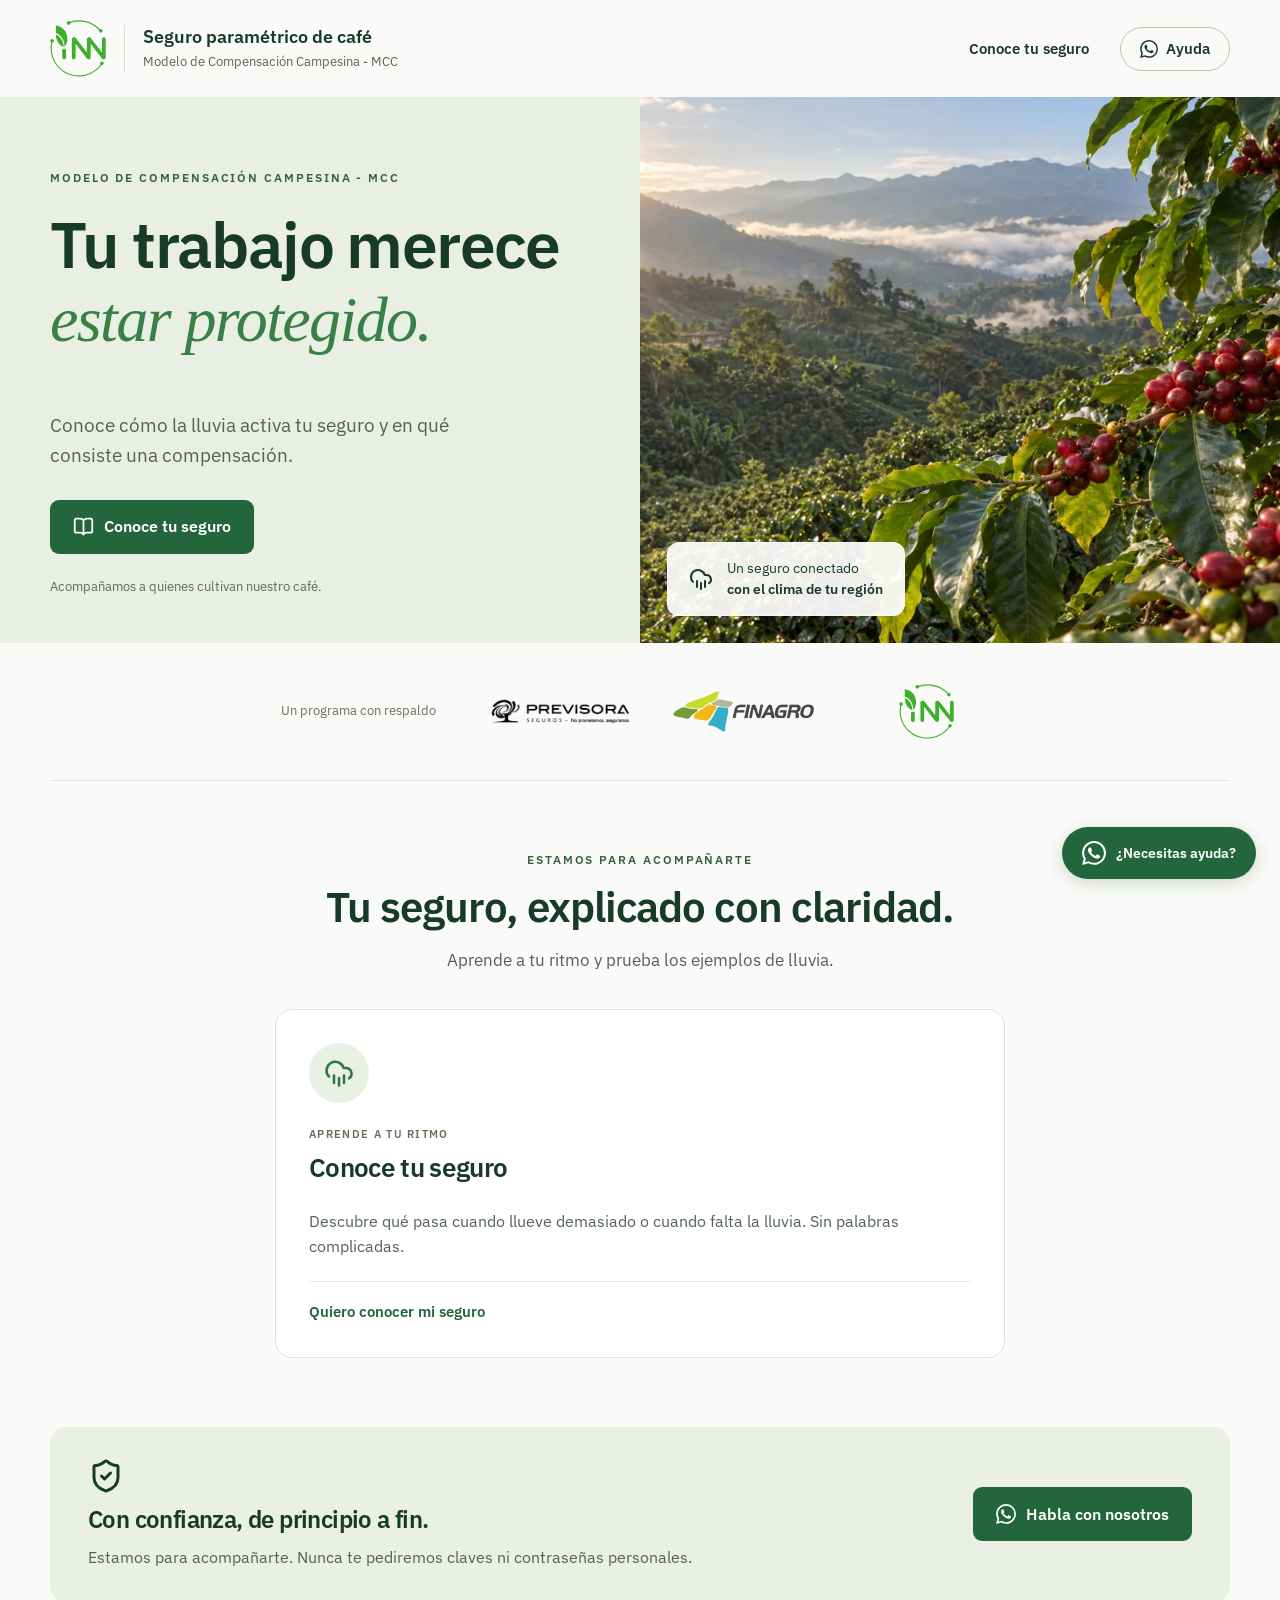
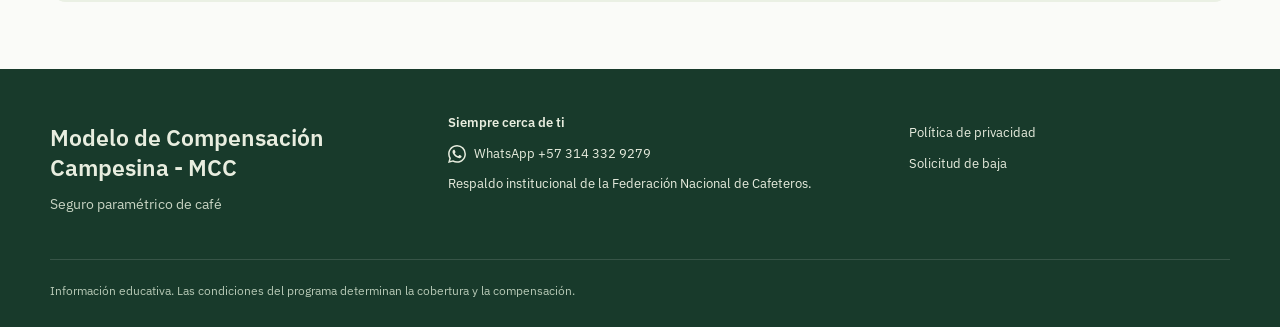
<file: index.html>
<!doctype html>
<html lang="es-CO">
<head>
  <meta charset="UTF-8">
  <meta name="viewport" content="width=device-width,initial-scale=1">
  <meta name="theme-color" content="#23663b">
  <meta name="description" content="Conoce tu seguro paramétrico de café del Modelo de Compensación Campesina - MCC.">
  <link rel="icon" href="favicon.svg">
  <link rel="stylesheet" href="css/estilos.css">
  <title>MCC · Seguro Paramétrico</title>
  <script>
    // Compatibilidad con enlaces del estilo del sitio anterior (#privacy / #unsubscribe).
    if (location.hash === '#privacy') location.replace('privacidad.html');
    else if (location.hash === '#unsubscribe') location.replace('baja.html');
  </script>
</head>
<body>
  <svg width="0" height="0" style="position:absolute" aria-hidden="true">
    <symbol id="i-wa" viewBox="0 0 24 24"><path d="M17.472 14.382c-.297-.149-1.758-.867-2.03-.967-.273-.099-.471-.148-.67.15-.197.297-.767.966-.94 1.164-.173.199-.347.223-.644.075-.297-.15-1.255-.463-2.39-1.475-.883-.788-1.48-1.761-1.653-2.059-.173-.297-.018-.458.13-.606.134-.133.298-.347.446-.52.149-.174.198-.298.298-.497.099-.198.05-.371-.025-.52-.075-.149-.669-1.612-.916-2.207-.242-.579-.487-.5-.669-.51-.173-.008-.371-.01-.57-.01-.198 0-.52.074-.792.372-.272.297-1.04 1.016-1.04 2.479 0 1.462 1.065 2.875 1.213 3.074.149.198 2.096 3.2 5.077 4.487.709.306 1.262.489 1.694.625.712.227 1.36.195 1.871.118.571-.085 1.758-.719 2.006-1.413.248-.694.248-1.289.173-1.413-.074-.124-.272-.198-.57-.347m-5.421 7.403h-.004a9.87 9.87 0 01-5.031-1.378l-.361-.214-3.741.982.998-3.648-.235-.374a9.86 9.86 0 01-1.51-5.26c.001-5.45 4.436-9.884 9.888-9.884 2.64 0 5.122 1.03 6.988 2.898a9.825 9.825 0 012.893 6.994c-.003 5.45-4.437 9.884-9.885 9.884m8.413-18.297A11.815 11.815 0 0012.05 0C5.495 0 .16 5.335.157 11.892c0 2.096.547 4.142 1.588 5.945L.057 24l6.305-1.654a11.882 11.882 0 005.683 1.448h.005c6.554 0 11.89-5.335 11.893-11.893a11.821 11.821 0 00-3.48-8.413Z"/></symbol>
    <symbol id="i-book-open" viewBox="0 0 24 24"><path d="M12 5v16"/><path d="M20.001 19A2 2 0 0022 17V5a2 2 0 00-1.999-2L16 3.002A5 5 0 0012 5a5 5 0 00-4-2H4a2 2 0 00-2 2v12a2 2 0 001.999 2H8a5 5 0 014 2 5 5 0 014-2z"/></symbol>
    <symbol id="i-cloud-rain" viewBox="0 0 24 24"><path d="M4 14.899A7 7 0 1 1 15.71 8h1.79a4.5 4.5 0 0 1 2.5 8.242"/><path d="M16 14v6"/><path d="M8 14v6"/><path d="M12 16v6"/></symbol>
    <symbol id="i-shield-check" viewBox="0 0 24 24"><path d="M20 13c0 5-3.5 7.5-7.66 8.95a1 1 0 0 1-.67-.01C7.5 20.5 4 18 4 13V6a1 1 0 0 1 1-1c2 0 4.5-1.2 6.24-2.72a1.17 1.17 0 0 1 1.52 0C14.51 3.81 17 5 19 5a1 1 0 0 1 1 1z"/><path d="m9 12 2 2 4-4"/></symbol>
  </svg>

  <a class="skip-link" href="#contenido">Ir al contenido</a>
  <header class="site-header wrap">
    <div class="header-identity">
      <a href="index.html" class="site-brand" aria-label="Innterra, inicio">
        <img src="assets/innterra.svg" alt="Innterra" width="56" height="57">
      </a>
      <div class="program-heading">
        <strong>Seguro paramétrico de café</strong>
        <span>Modelo de Compensación Campesina - MCC</span>
      </div>
    </div>
    <nav aria-label="Navegación principal">
      <a href="seguro.html">Conoce tu seguro</a>
      <a class="nav-help" href="https://wa.me/573143329279" target="_blank" rel="noopener noreferrer">
        <svg class="icon-wa" width="18" height="18" aria-hidden="true"><use href="#i-wa"/></svg> Ayuda
      </a>
    </nav>
  </header>

  <main id="contenido">
    <section class="home-hero">
      <div class="hero-copy">
        <span class="eyebrow">MODELO DE COMPENSACIÓN CAMPESINA - MCC</span>
        <h1>Tu trabajo merece<br><em>estar protegido.</em></h1>
        <p>Conoce cómo la lluvia activa tu seguro y en qué consiste una compensación.</p>
        <div class="hero-actions">
          <a class="button primary" href="seguro.html">
            <svg class="icon" width="21" height="21" aria-hidden="true"><use href="#i-book-open"/></svg> Conoce tu seguro
          </a>
        </div>
        <span class="hero-caption">Acompañamos a quienes cultivan nuestro café.</span>
      </div>
      <div class="hero-image" role="img" aria-label="Cafetal colombiano y cerezas de café. Imagen generada para el proyecto.">
        <div class="photo-note">
          <svg class="icon" width="24" height="24" aria-hidden="true"><use href="#i-cloud-rain"/></svg>
          <span>Un seguro conectado<br><strong>con el clima de tu región</strong></span>
        </div>
      </div>
    </section>

    <section class="brands wrap" aria-label="Instituciones del programa">
      <span>Un programa con respaldo</span>
      <div class="brand-row">
        <img src="assets/previsora.webp" alt="La Previsora" width="158" height="75">
        <img src="assets/finagro.webp" alt="FINAGRO" width="171" height="58">
        <img src="assets/innterra.svg" alt="Innterra" width="156" height="54">
      </div>
    </section>

    <section class="section wrap">
      <div class="section-heading">
        <span class="eyebrow">ESTAMOS PARA ACOMPAÑARTE</span>
        <h2>Tu seguro, explicado con claridad.</h2>
        <p>Aprende a tu ritmo y prueba los ejemplos de lluvia.</p>
      </div>
      <div class="route-cards insurance-entry">
        <a href="seguro.html" class="route-card">
          <span class="icon-circle">
            <svg class="icon" width="30" height="30" aria-hidden="true"><use href="#i-cloud-rain"/></svg>
          </span>
          <span class="tag">APRENDE A TU RITMO</span>
          <h3>Conoce tu seguro</h3>
          <p>Descubre qué pasa cuando llueve demasiado o cuando falta la lluvia. Sin palabras complicadas.</p>
          <span class="card-link">Quiero conocer mi seguro</span>
        </a>
      </div>
    </section>

    <section class="support-band wrap">
      <div>
        <svg class="icon" width="36" height="36" aria-hidden="true"><use href="#i-shield-check"/></svg>
        <h2>Con confianza, de principio a fin.</h2>
        <p>Estamos para acompañarte. Nunca te pediremos claves ni contraseñas personales.</p>
      </div>
      <a class="button primary" href="https://wa.me/573143329279" target="_blank" rel="noopener noreferrer">
        <svg class="icon-wa" width="20" height="20" aria-hidden="true"><use href="#i-wa"/></svg> Habla con nosotros
      </a>
    </section>
  </main>

  <footer class="site-footer">
    <div class="wrap footer-grid">
      <div>
        <span class="footer-title">Modelo de Compensación Campesina - MCC</span>
        <p>Seguro paramétrico de café</p>
      </div>
      <div>
        <strong>Siempre cerca de ti</strong>
        <a class="footer-whatsapp" href="https://wa.me/573143329279" target="_blank" rel="noopener noreferrer">
          <svg class="icon-wa" width="18" height="18" aria-hidden="true"><use href="#i-wa"/></svg> WhatsApp +57 314 332 9279
        </a>
        <span>Respaldo institucional de la Federación Nacional de Cafeteros.</span>
      </div>
      <div>
        <a href="privacidad.html">Política de privacidad</a>
        <a href="baja.html">Solicitud de baja</a>
      </div>
    </div>
    <div class="wrap footer-bottom">
      Información educativa. Las condiciones del programa determinan la cobertura y la compensación.
    </div>
  </footer>

  <a class="floating-help" href="https://wa.me/573143329279" target="_blank" rel="noopener noreferrer" aria-label="Recibir ayuda por WhatsApp">
    <svg class="icon-wa" width="24" height="24" aria-hidden="true"><use href="#i-wa"/></svg>
    <span>¿Necesitas ayuda?</span>
  </a>
</body>
</html>
</file>
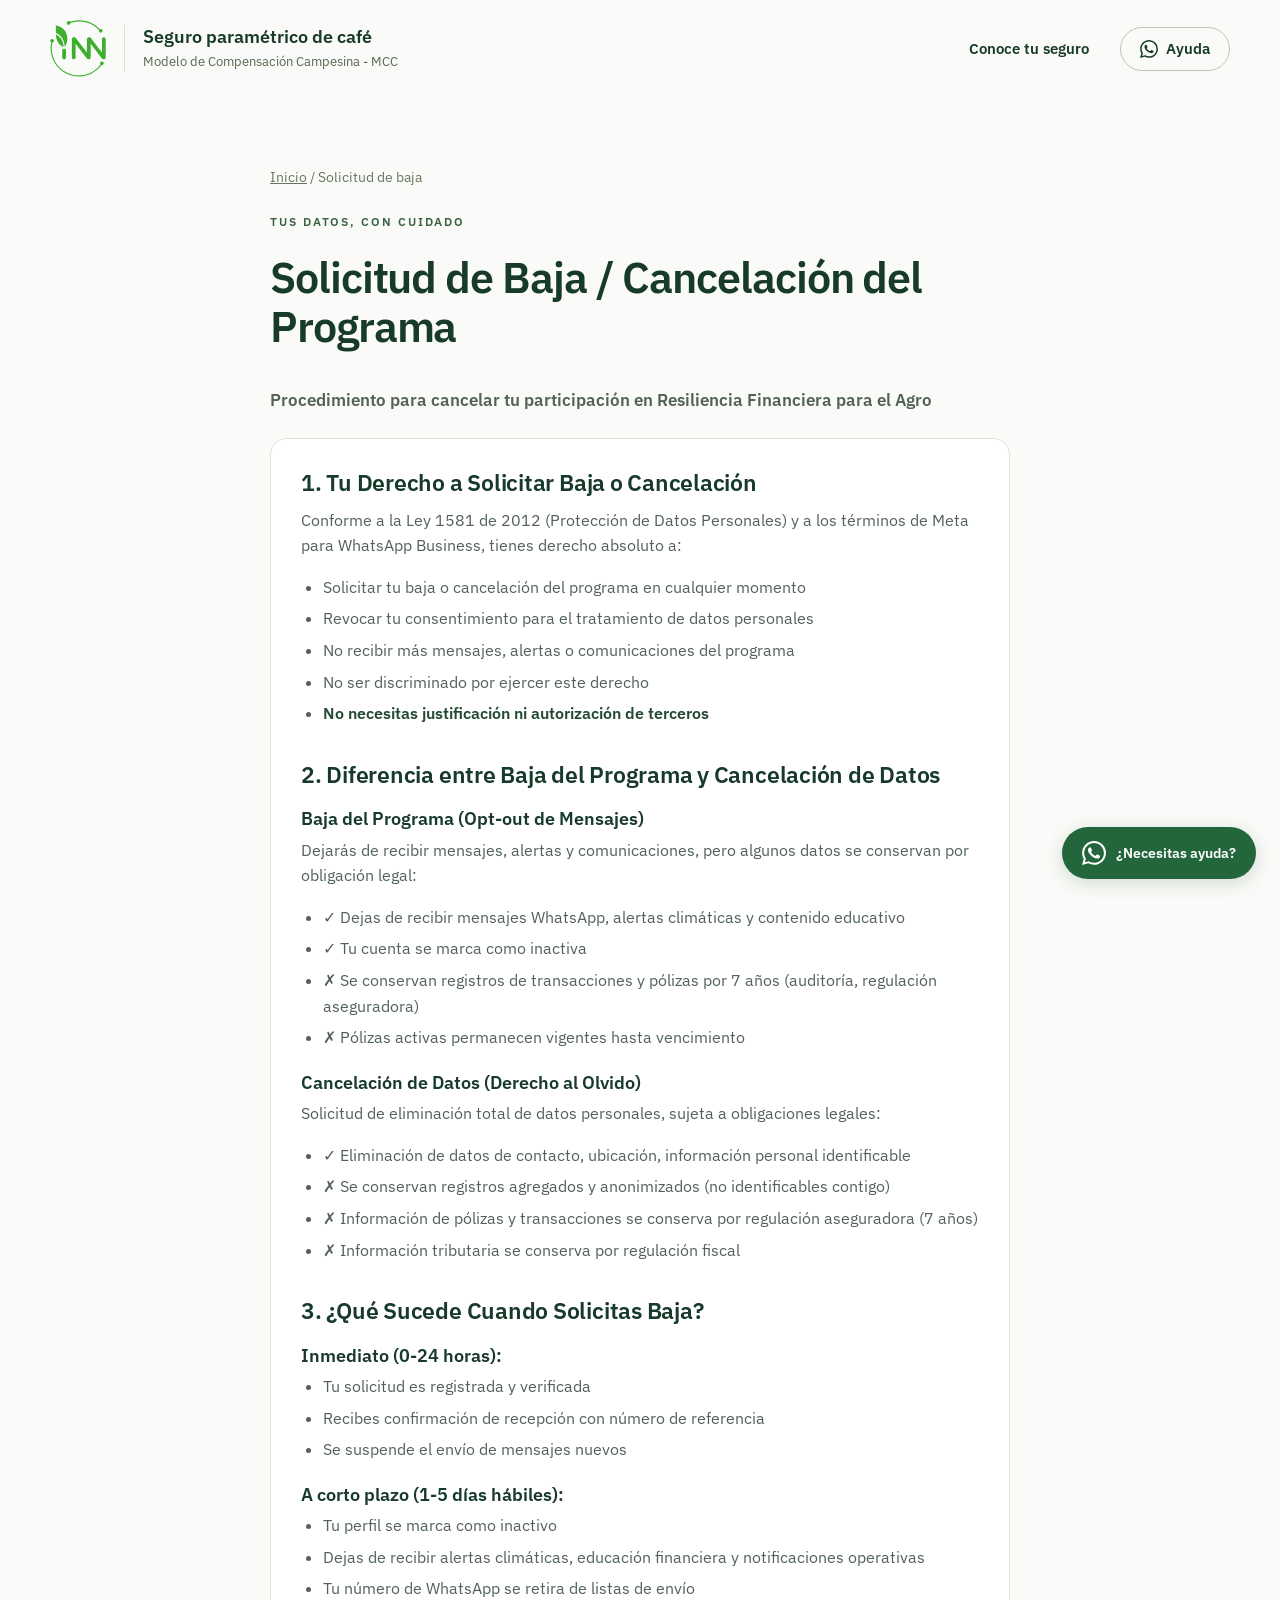
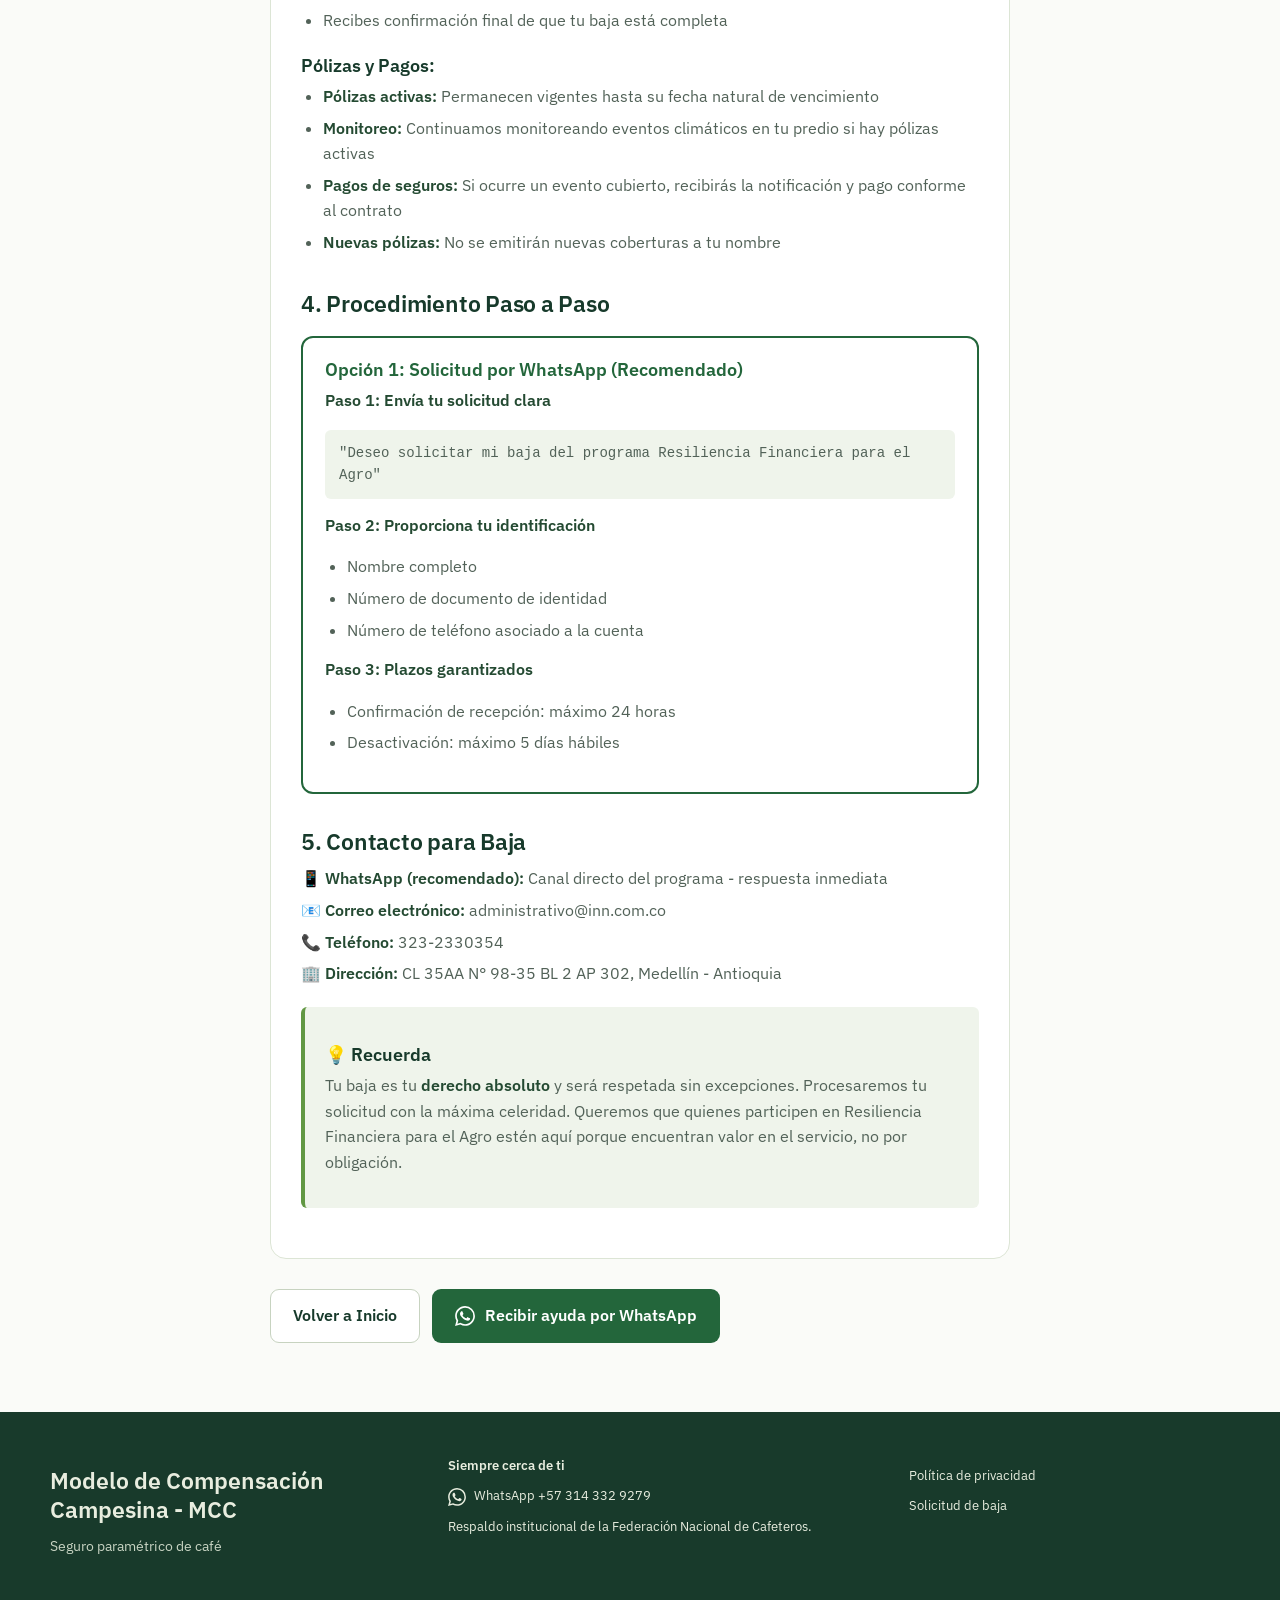
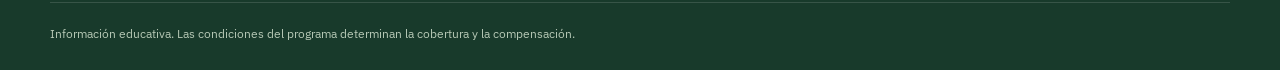
<file: baja.html>
<!doctype html>
<html lang="es-CO">
<head>
  <meta charset="UTF-8">
  <meta name="viewport" content="width=device-width,initial-scale=1">
  <meta name="theme-color" content="#23663b">
  <meta name="description" content="Procedimiento para solicitar la baja o cancelación del programa.">
  <link rel="icon" href="favicon.svg">
  <link rel="stylesheet" href="css/estilos.css">
  <title>Solicitud de baja · MCC</title>
</head>
<body>
  <svg width="0" height="0" style="position:absolute" aria-hidden="true">
    <symbol id="i-wa" viewBox="0 0 24 24"><path d="M17.472 14.382c-.297-.149-1.758-.867-2.03-.967-.273-.099-.471-.148-.67.15-.197.297-.767.966-.94 1.164-.173.199-.347.223-.644.075-.297-.15-1.255-.463-2.39-1.475-.883-.788-1.48-1.761-1.653-2.059-.173-.297-.018-.458.13-.606.134-.133.298-.347.446-.52.149-.174.198-.298.298-.497.099-.198.05-.371-.025-.52-.075-.149-.669-1.612-.916-2.207-.242-.579-.487-.5-.669-.51-.173-.008-.371-.01-.57-.01-.198 0-.52.074-.792.372-.272.297-1.04 1.016-1.04 2.479 0 1.462 1.065 2.875 1.213 3.074.149.198 2.096 3.2 5.077 4.487.709.306 1.262.489 1.694.625.712.227 1.36.195 1.871.118.571-.085 1.758-.719 2.006-1.413.248-.694.248-1.289.173-1.413-.074-.124-.272-.198-.57-.347m-5.421 7.403h-.004a9.87 9.87 0 01-5.031-1.378l-.361-.214-3.741.982.998-3.648-.235-.374a9.86 9.86 0 01-1.51-5.26c.001-5.45 4.436-9.884 9.888-9.884 2.64 0 5.122 1.03 6.988 2.898a9.825 9.825 0 012.893 6.994c-.003 5.45-4.437 9.884-9.885 9.884m8.413-18.297A11.815 11.815 0 0012.05 0C5.495 0 .16 5.335.157 11.892c0 2.096.547 4.142 1.588 5.945L.057 24l6.305-1.654a11.882 11.882 0 005.683 1.448h.005c6.554 0 11.89-5.335 11.893-11.893a11.821 11.821 0 00-3.48-8.413Z"/></symbol>
  </svg>

  <a class="skip-link" href="#contenido">Ir al contenido</a>
  <header class="site-header wrap">
    <div class="header-identity">
      <a href="index.html" class="site-brand" aria-label="Innterra, inicio">
        <img src="assets/innterra.svg" alt="Innterra" width="56" height="57">
      </a>
      <div class="program-heading">
        <strong>Seguro paramétrico de café</strong>
        <span>Modelo de Compensación Campesina - MCC</span>
      </div>
    </div>
    <nav aria-label="Navegación principal">
      <a href="seguro.html">Conoce tu seguro</a>
      <a class="nav-help" href="https://wa.me/573143329279" target="_blank" rel="noopener noreferrer">
        <svg class="icon-wa" width="18" height="18" aria-hidden="true"><use href="#i-wa"/></svg> Ayuda
      </a>
    </nav>
  </header>

  <main id="contenido">
    <section class="wrap narrow section">
      <div class="breadcrumb"><a href="index.html">Inicio</a> / Solicitud de baja</div>
      <span class="eyebrow">TUS DATOS, CON CUIDADO</span>
      <h1 style="font-size:2.7rem">Solicitud de Baja / Cancelación del Programa</h1>
      <div class="legal-intro">
    <p><strong>Procedimiento para cancelar tu participación en Resiliencia Financiera para el Agro</strong></p>
      </div>
      <div class="panel legal">
    <h2>1. Tu Derecho a Solicitar Baja o Cancelación</h2>
    <p>
        Conforme a la Ley 1581 de 2012 (Protección de Datos Personales) y a los términos de Meta para WhatsApp Business,
        tienes derecho absoluto a:
    </p>
    <ul>
        <li>Solicitar tu baja o cancelación del programa en cualquier momento</li>
        <li>Revocar tu consentimiento para el tratamiento de datos personales</li>
        <li>No recibir más mensajes, alertas o comunicaciones del programa</li>
        <li>No ser discriminado por ejercer este derecho</li>
        <li><strong>No necesitas justificación ni autorización de terceros</strong></li>
    </ul>

    <h2>2. Diferencia entre Baja del Programa y Cancelación de Datos</h2>

    <h3>Baja del Programa (Opt-out de Mensajes)</h3>
    <p>
        Dejarás de recibir mensajes, alertas y comunicaciones, pero algunos datos se conservan por obligación legal:
    </p>
    <ul>
        <li>✓ Dejas de recibir mensajes WhatsApp, alertas climáticas y contenido educativo</li>
        <li>✓ Tu cuenta se marca como inactiva</li>
        <li>✗ Se conservan registros de transacciones y pólizas por 7 años (auditoría, regulación aseguradora)</li>
        <li>✗ Pólizas activas permanecen vigentes hasta vencimiento</li>
    </ul>

    <h3>Cancelación de Datos (Derecho al Olvido)</h3>
    <p>
        Solicitud de eliminación total de datos personales, sujeta a obligaciones legales:
    </p>
    <ul>
        <li>✓ Eliminación de datos de contacto, ubicación, información personal identificable</li>
        <li>✗ Se conservan registros agregados y anonimizados (no identificables contigo)</li>
        <li>✗ Información de pólizas y transacciones se conserva por regulación aseguradora (7 años)</li>
        <li>✗ Información tributaria se conserva por regulación fiscal</li>
    </ul>

    <h2>3. ¿Qué Sucede Cuando Solicitas Baja?</h2>

    <h3>Inmediato (0-24 horas):</h3>
    <ul>
        <li>Tu solicitud es registrada y verificada</li>
        <li>Recibes confirmación de recepción con número de referencia</li>
        <li>Se suspende el envío de mensajes nuevos</li>
    </ul>

    <h3>A corto plazo (1-5 días hábiles):</h3>
    <ul>
        <li>Tu perfil se marca como inactivo</li>
        <li>Dejas de recibir alertas climáticas, educación financiera y notificaciones operativas</li>
        <li>Tu número de WhatsApp se retira de listas de envío</li>
        <li>Recibes confirmación final de que tu baja está completa</li>
    </ul>

    <h3>Pólizas y Pagos:</h3>
    <ul>
        <li><strong>Pólizas activas:</strong> Permanecen vigentes hasta su fecha natural de vencimiento</li>
        <li><strong>Monitoreo:</strong> Continuamos monitoreando eventos climáticos en tu predio si hay pólizas activas</li>
        <li><strong>Pagos de seguros:</strong> Si ocurre un evento cubierto, recibirás la notificación y pago conforme al contrato</li>
        <li><strong>Nuevas pólizas:</strong> No se emitirán nuevas coberturas a tu nombre</li>
    </ul>

    <h2>4. Procedimiento Paso a Paso</h2>

    <div class="highlight-box">
        <h3>Opción 1: Solicitud por WhatsApp (Recomendado)</h3>

        <p><strong>Paso 1: Envía tu solicitud clara</strong></p>
        <p class="quote">
            "Deseo solicitar mi baja del programa Resiliencia Financiera para el Agro"
        </p>

        <p><strong>Paso 2: Proporciona tu identificación</strong></p>
        <ul>
            <li>Nombre completo</li>
            <li>Número de documento de identidad</li>
            <li>Número de teléfono asociado a la cuenta</li>
        </ul>

        <p><strong>Paso 3: Plazos garantizados</strong></p>
        <ul>
            <li>Confirmación de recepción: máximo 24 horas</li>
            <li>Desactivación: máximo 5 días hábiles</li>
        </ul>
    </div>

    <h2>5. Contacto para Baja</h2>

    <ul class="plain-list">
        <li><strong>📱 WhatsApp (recomendado):</strong> Canal directo del programa - respuesta inmediata</li>
        <li><strong>📧 Correo electrónico:</strong> administrativo@inn.com.co</li>
        <li><strong>📞 Teléfono:</strong> 323-2330354</li>
        <li><strong>🏢 Dirección:</strong> CL 35AA N° 98-35 BL 2 AP 302, Medellín - Antioquia</li>
    </ul>

    <div class="notice">
        <h3>💡 Recuerda</h3>
        <p>
            Tu baja es tu <strong>derecho absoluto</strong> y será respetada sin excepciones. Procesaremos tu solicitud
            con la máxima celeridad. Queremos que quienes participen en Resiliencia Financiera para el Agro estén aquí porque encuentran valor
            en el servicio, no por obligación.
        </p>
    </div>
      </div>
      <div class="legal-actions">
        <a class="button light" href="index.html">Volver a Inicio</a>
        <a class="button primary" href="https://wa.me/573143329279" target="_blank" rel="noopener noreferrer">
          <svg class="icon-wa" width="20" height="20" aria-hidden="true"><use href="#i-wa"/></svg> Recibir ayuda por WhatsApp
        </a>
      </div>
    </section>
  </main>

  <footer class="site-footer">
    <div class="wrap footer-grid">
      <div>
        <span class="footer-title">Modelo de Compensación Campesina - MCC</span>
        <p>Seguro paramétrico de café</p>
      </div>
      <div>
        <strong>Siempre cerca de ti</strong>
        <a class="footer-whatsapp" href="https://wa.me/573143329279" target="_blank" rel="noopener noreferrer">
          <svg class="icon-wa" width="18" height="18" aria-hidden="true"><use href="#i-wa"/></svg> WhatsApp +57 314 332 9279
        </a>
        <span>Respaldo institucional de la Federación Nacional de Cafeteros.</span>
      </div>
      <div>
        <a href="privacidad.html">Política de privacidad</a>
        <a href="baja.html">Solicitud de baja</a>
      </div>
    </div>
    <div class="wrap footer-bottom">
      Información educativa. Las condiciones del programa determinan la cobertura y la compensación.
    </div>
  </footer>

  <a class="floating-help" href="https://wa.me/573143329279" target="_blank" rel="noopener noreferrer" aria-label="Recibir ayuda por WhatsApp">
    <svg class="icon-wa" width="24" height="24" aria-hidden="true"><use href="#i-wa"/></svg>
    <span>¿Necesitas ayuda?</span>
  </a>
</body>
</html>
</file>
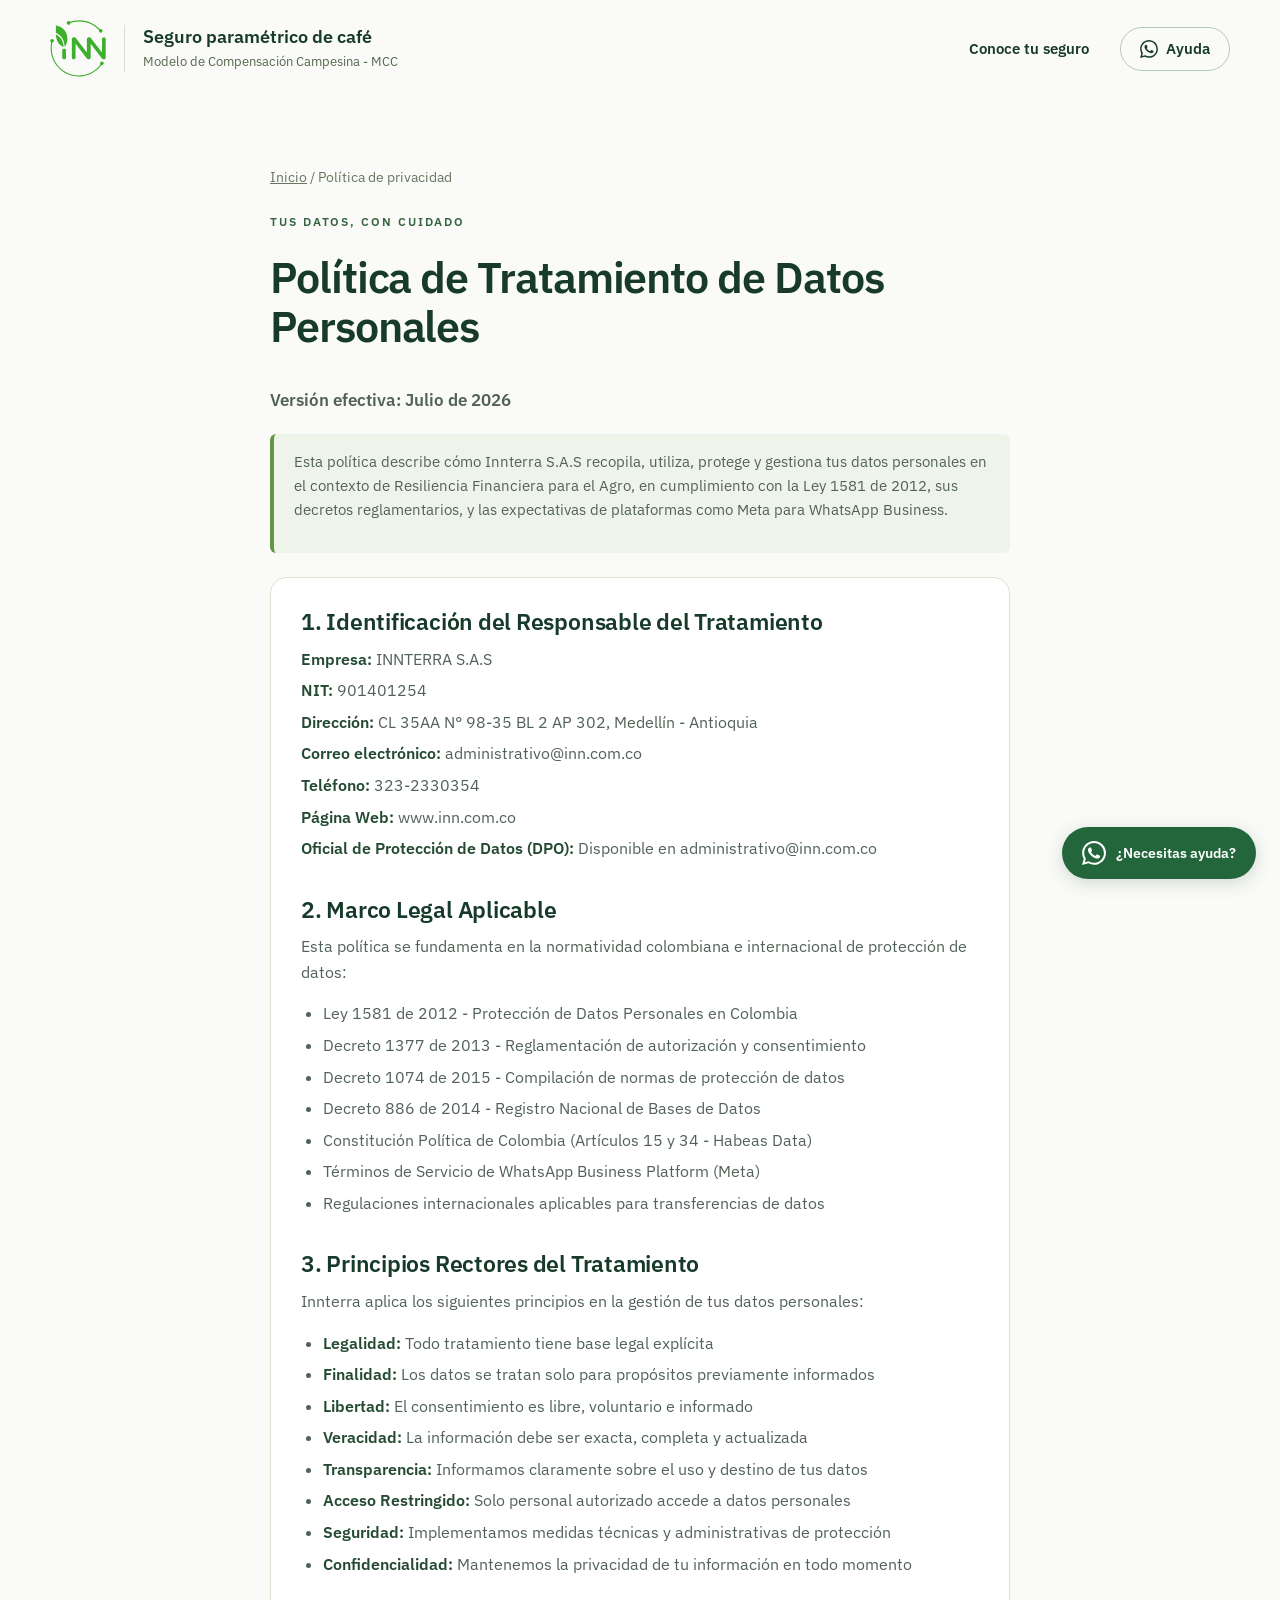
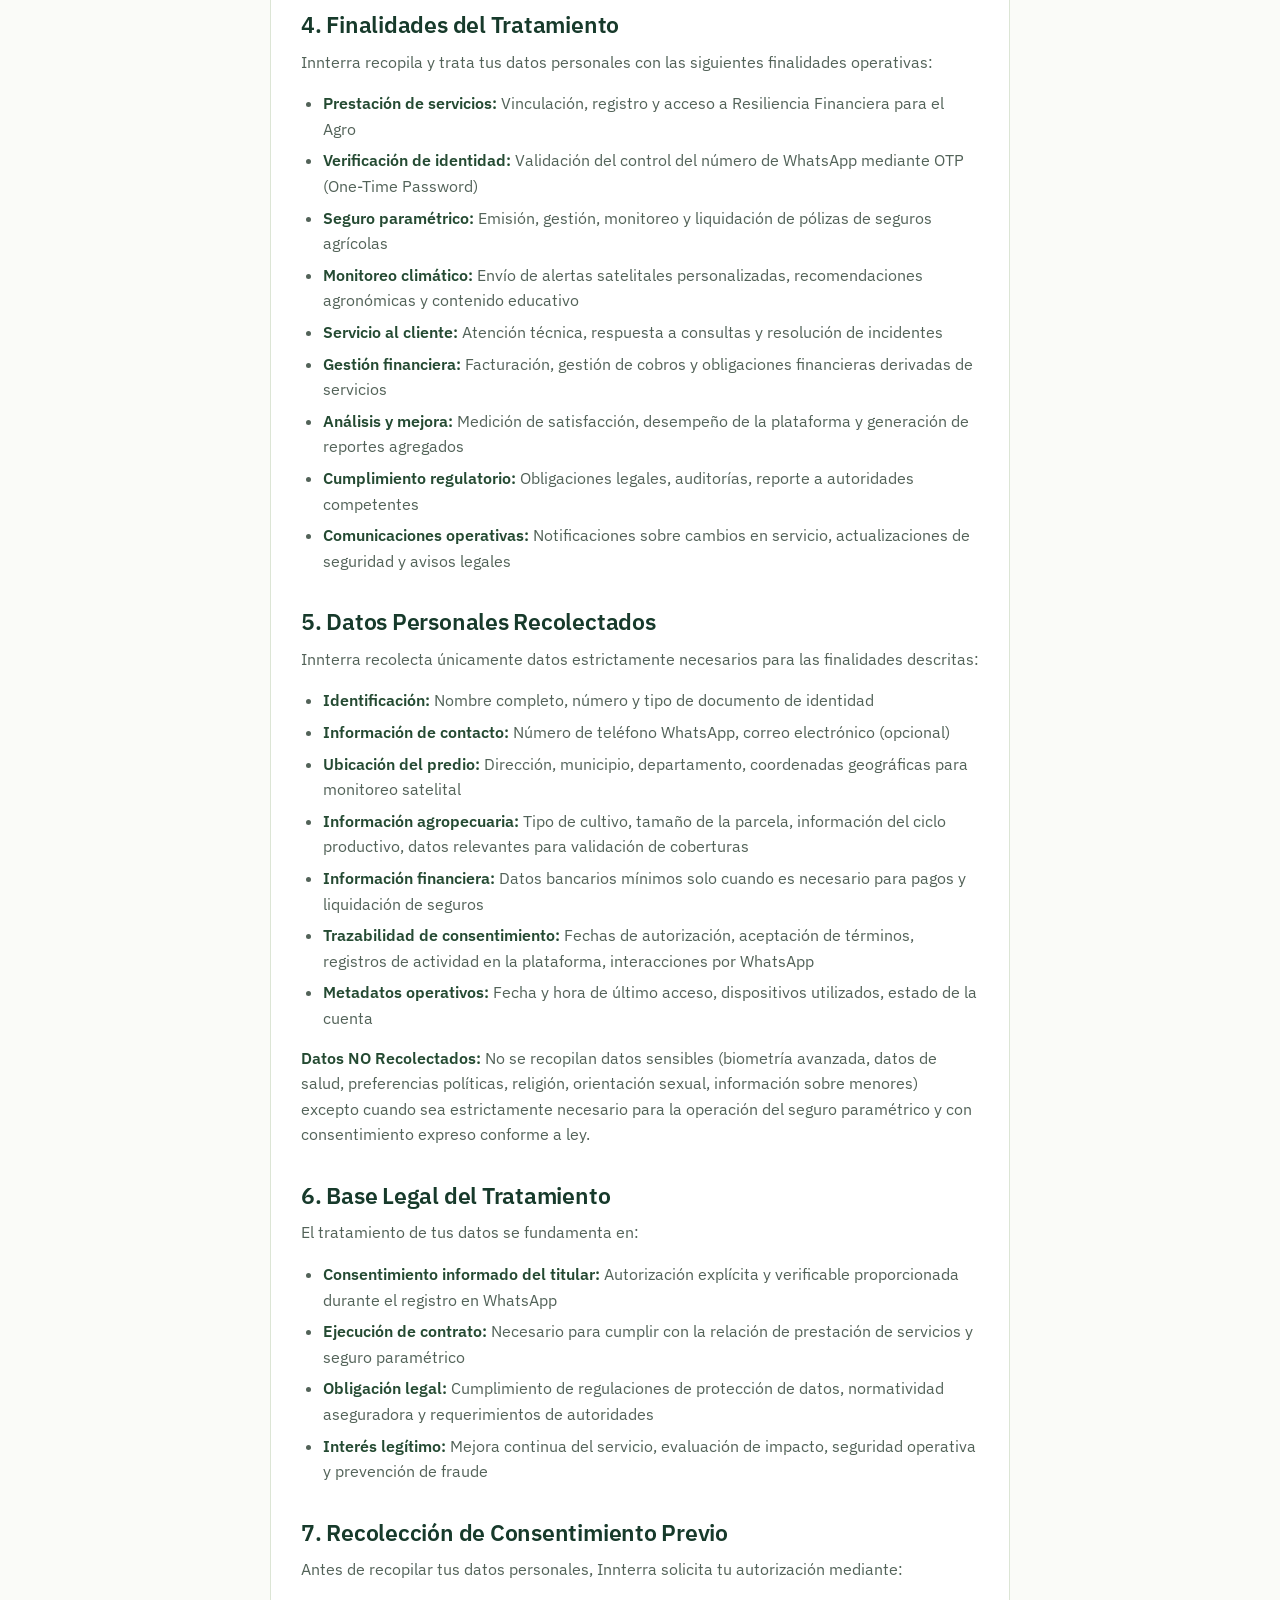
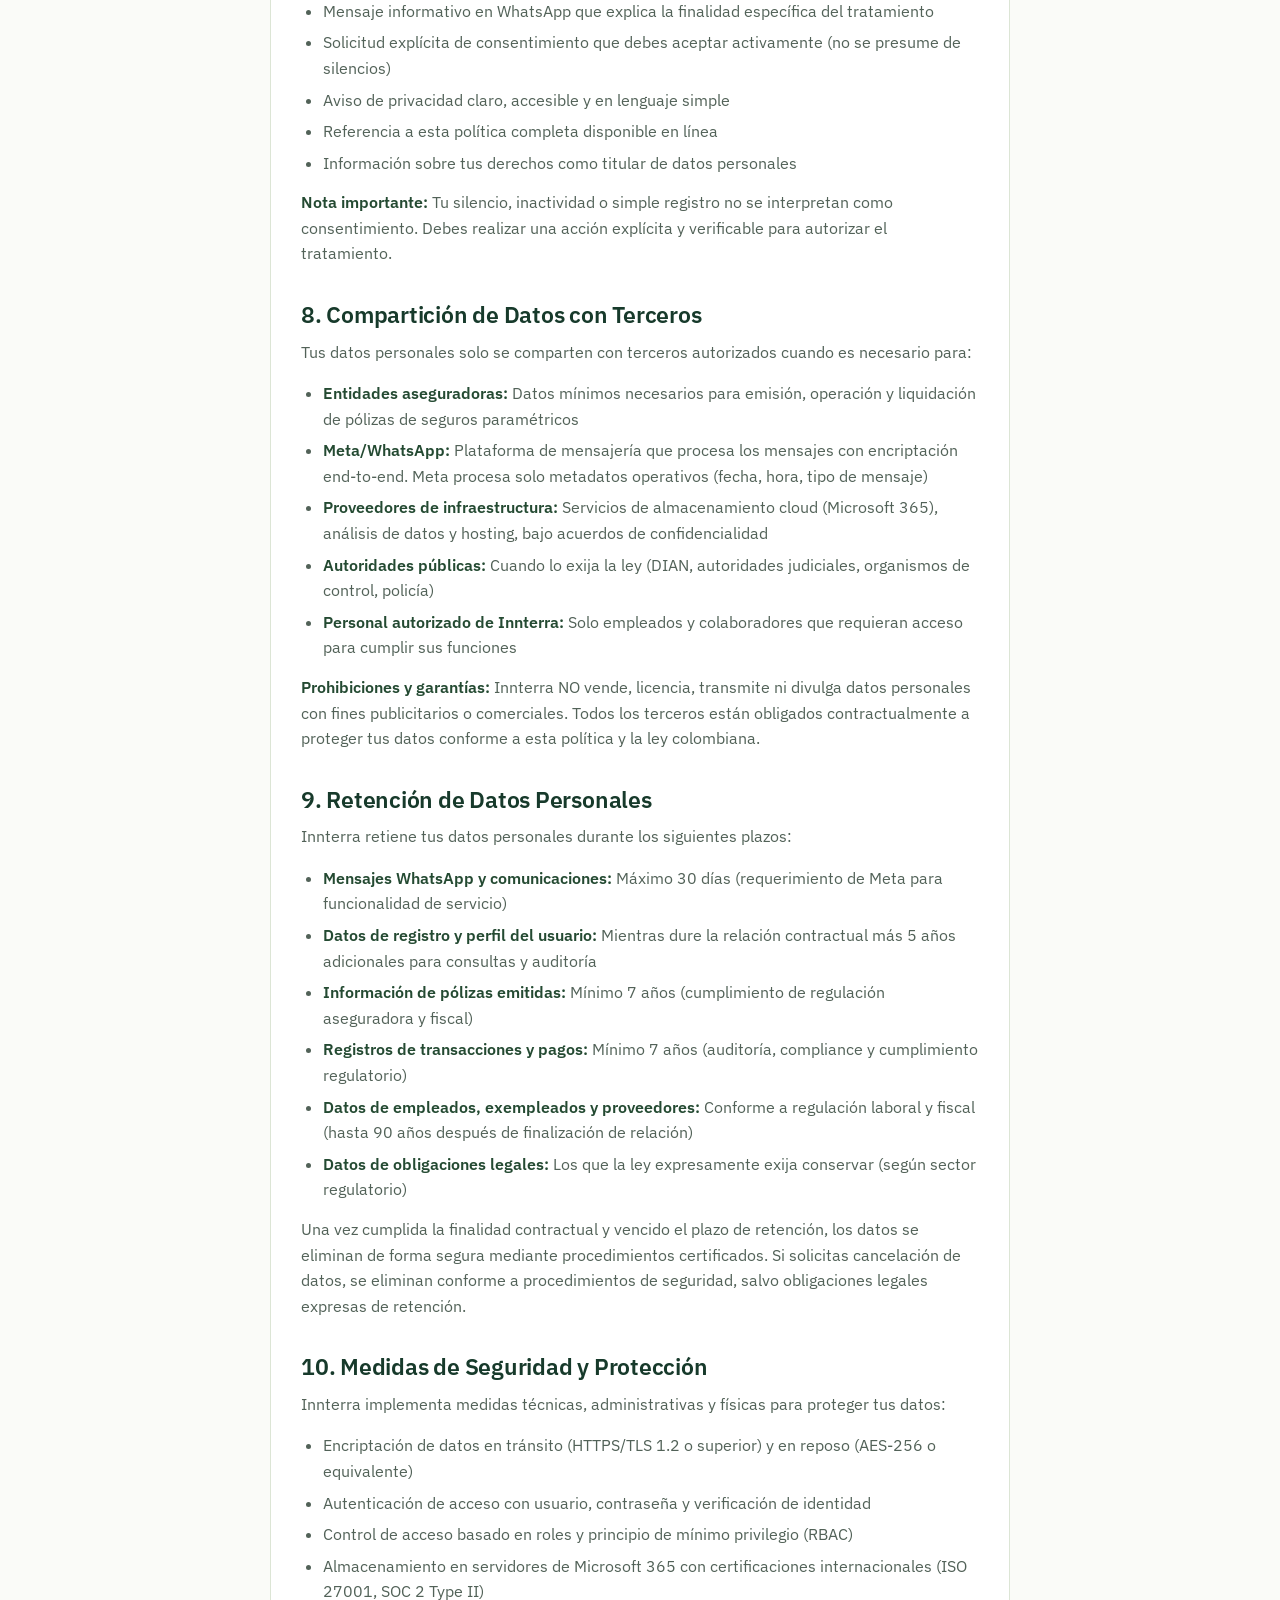
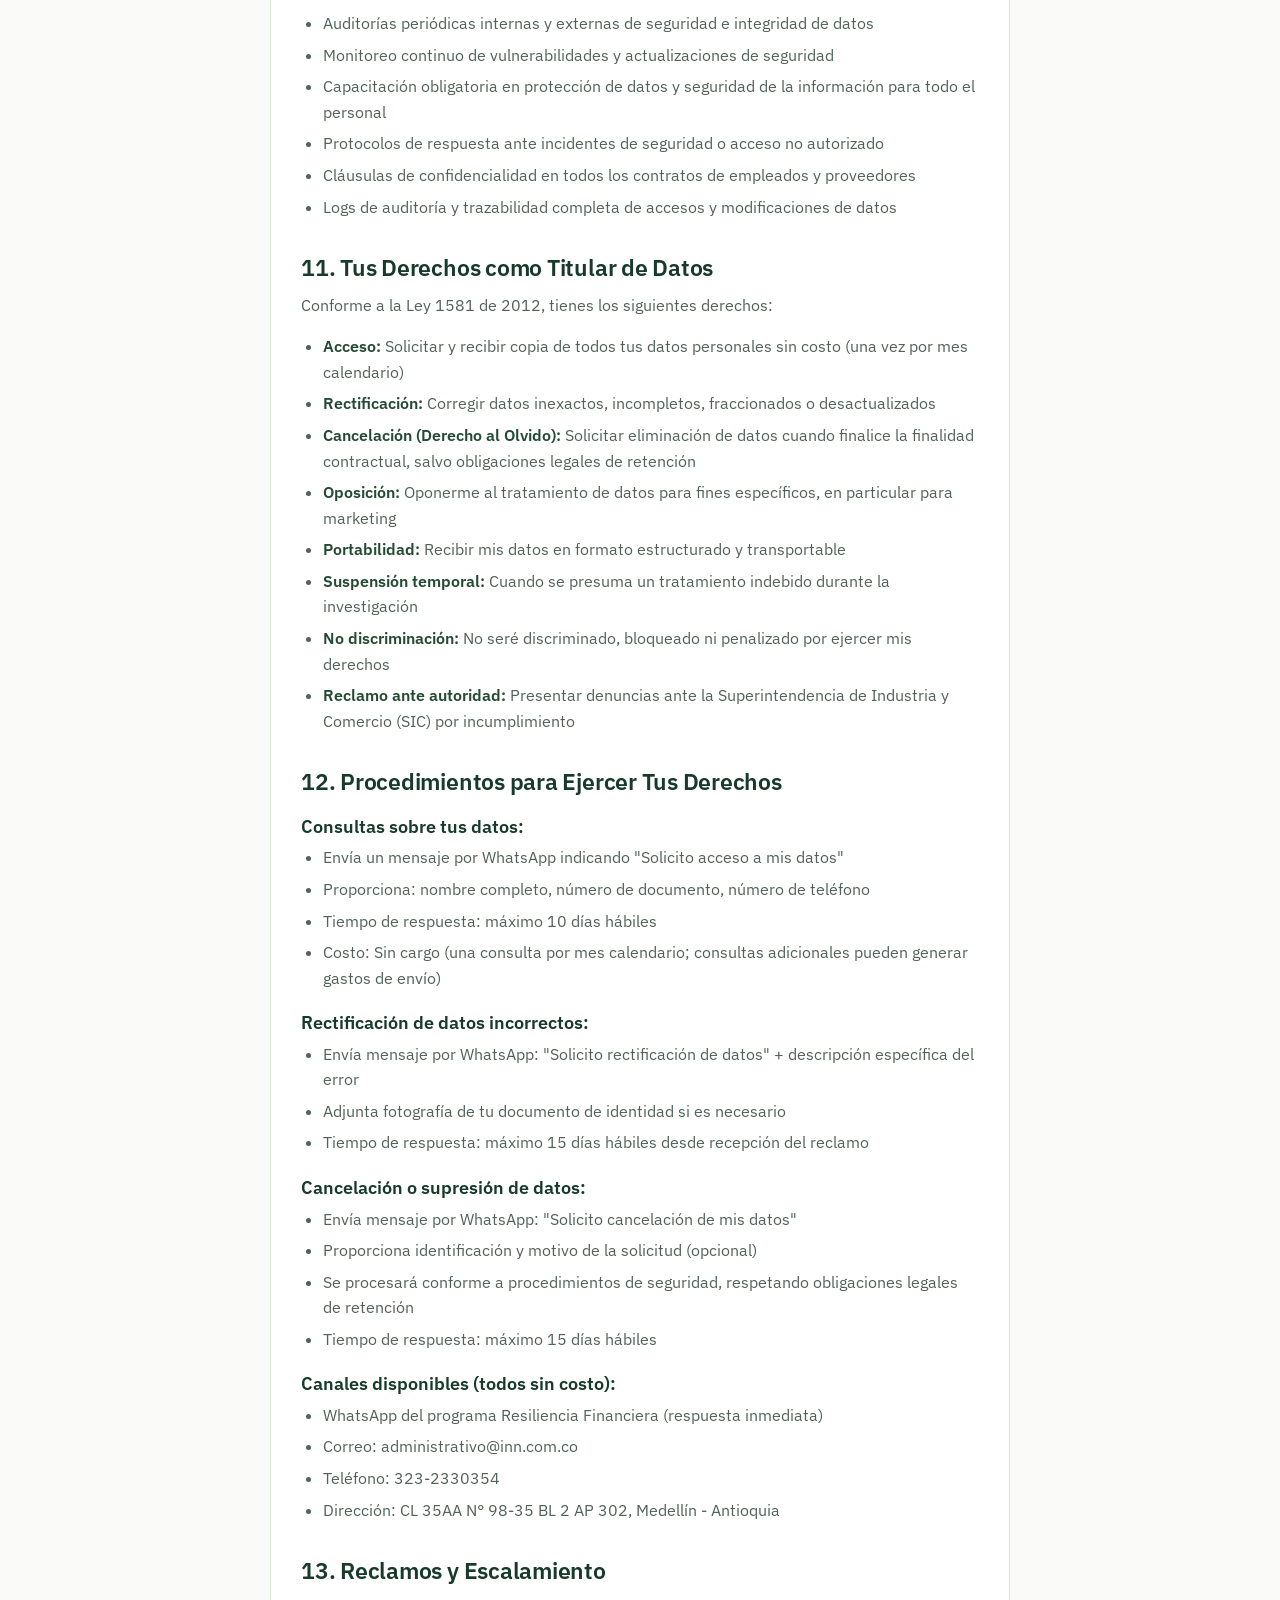
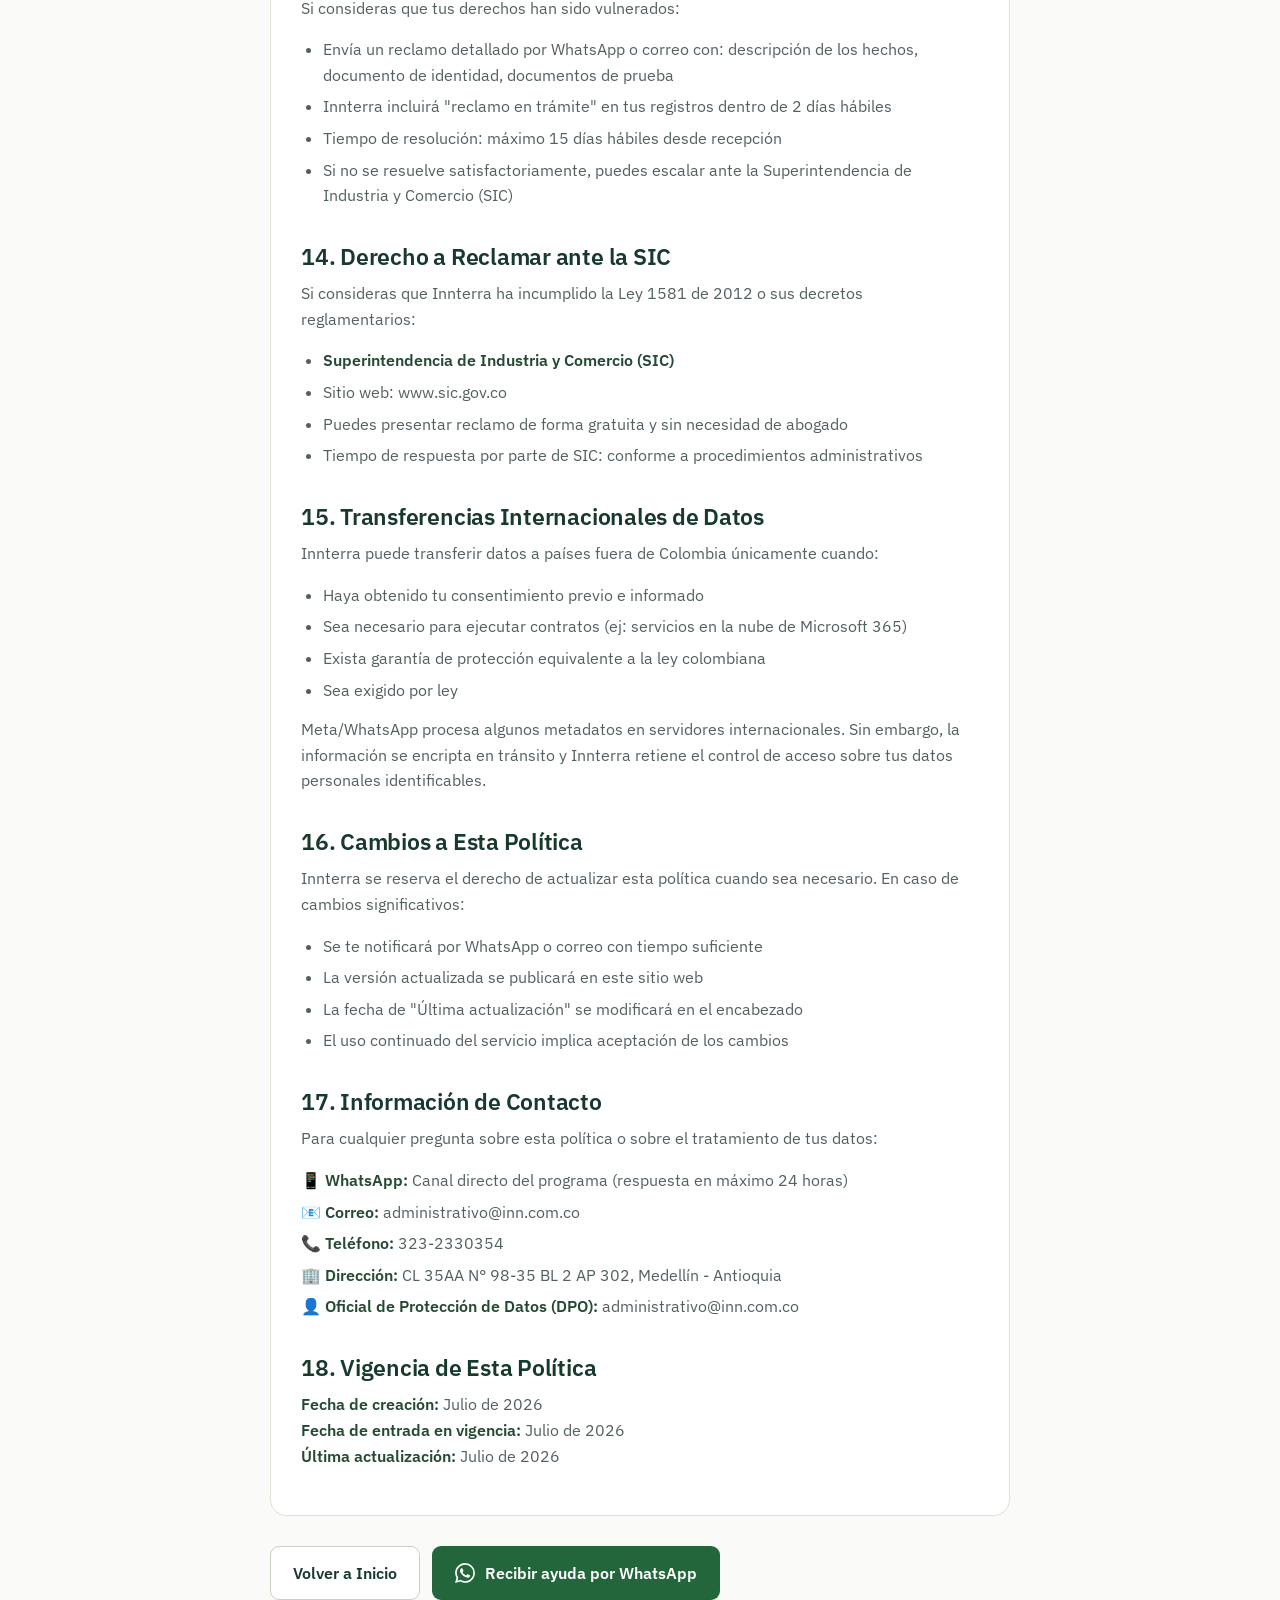
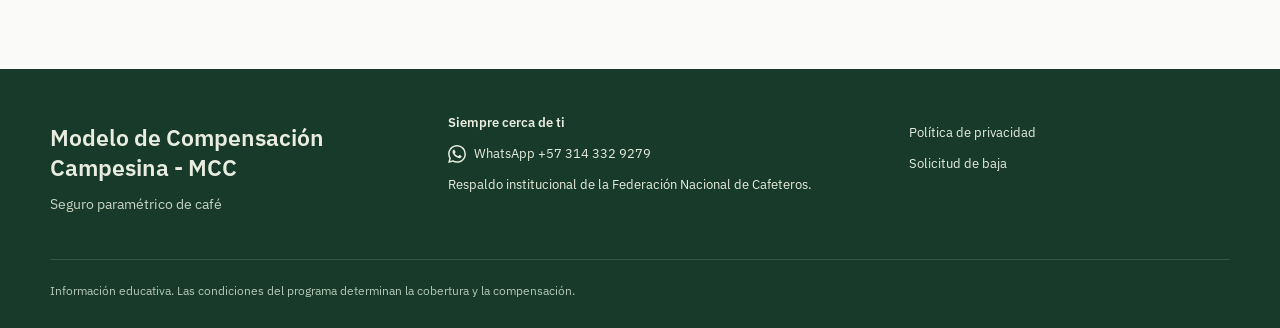
<file: privacidad.html>
<!doctype html>
<html lang="es-CO">
<head>
  <meta charset="UTF-8">
  <meta name="viewport" content="width=device-width,initial-scale=1">
  <meta name="theme-color" content="#23663b">
  <meta name="description" content="Política de tratamiento de datos personales del programa.">
  <link rel="icon" href="favicon.svg">
  <link rel="stylesheet" href="css/estilos.css">
  <title>Política de privacidad · MCC</title>
</head>
<body>
  <svg width="0" height="0" style="position:absolute" aria-hidden="true">
    <symbol id="i-wa" viewBox="0 0 24 24"><path d="M17.472 14.382c-.297-.149-1.758-.867-2.03-.967-.273-.099-.471-.148-.67.15-.197.297-.767.966-.94 1.164-.173.199-.347.223-.644.075-.297-.15-1.255-.463-2.39-1.475-.883-.788-1.48-1.761-1.653-2.059-.173-.297-.018-.458.13-.606.134-.133.298-.347.446-.52.149-.174.198-.298.298-.497.099-.198.05-.371-.025-.52-.075-.149-.669-1.612-.916-2.207-.242-.579-.487-.5-.669-.51-.173-.008-.371-.01-.57-.01-.198 0-.52.074-.792.372-.272.297-1.04 1.016-1.04 2.479 0 1.462 1.065 2.875 1.213 3.074.149.198 2.096 3.2 5.077 4.487.709.306 1.262.489 1.694.625.712.227 1.36.195 1.871.118.571-.085 1.758-.719 2.006-1.413.248-.694.248-1.289.173-1.413-.074-.124-.272-.198-.57-.347m-5.421 7.403h-.004a9.87 9.87 0 01-5.031-1.378l-.361-.214-3.741.982.998-3.648-.235-.374a9.86 9.86 0 01-1.51-5.26c.001-5.45 4.436-9.884 9.888-9.884 2.64 0 5.122 1.03 6.988 2.898a9.825 9.825 0 012.893 6.994c-.003 5.45-4.437 9.884-9.885 9.884m8.413-18.297A11.815 11.815 0 0012.05 0C5.495 0 .16 5.335.157 11.892c0 2.096.547 4.142 1.588 5.945L.057 24l6.305-1.654a11.882 11.882 0 005.683 1.448h.005c6.554 0 11.89-5.335 11.893-11.893a11.821 11.821 0 00-3.48-8.413Z"/></symbol>
  </svg>

  <a class="skip-link" href="#contenido">Ir al contenido</a>
  <header class="site-header wrap">
    <div class="header-identity">
      <a href="index.html" class="site-brand" aria-label="Innterra, inicio">
        <img src="assets/innterra.svg" alt="Innterra" width="56" height="57">
      </a>
      <div class="program-heading">
        <strong>Seguro paramétrico de café</strong>
        <span>Modelo de Compensación Campesina - MCC</span>
      </div>
    </div>
    <nav aria-label="Navegación principal">
      <a href="seguro.html">Conoce tu seguro</a>
      <a class="nav-help" href="https://wa.me/573143329279" target="_blank" rel="noopener noreferrer">
        <svg class="icon-wa" width="18" height="18" aria-hidden="true"><use href="#i-wa"/></svg> Ayuda
      </a>
    </nav>
  </header>

  <main id="contenido">
    <section class="wrap narrow section">
      <div class="breadcrumb"><a href="index.html">Inicio</a> / Política de privacidad</div>
      <span class="eyebrow">TUS DATOS, CON CUIDADO</span>
      <h1 style="font-size:2.7rem">Política de Tratamiento de Datos Personales</h1>
      <div class="legal-intro">
    <p><strong>Versión efectiva: Julio de 2026</strong></p>

    <div class="notice">
        <p>
            Esta política describe cómo Innterra S.A.S recopila, utiliza, protege y gestiona tus datos personales
            en el contexto de Resiliencia Financiera para el Agro, en cumplimiento con la Ley 1581 de 2012, sus decretos
            reglamentarios, y las expectativas de plataformas como Meta para WhatsApp Business.
        </p>
    </div>
      </div>
      <div class="panel legal">
    <h2>1. Identificación del Responsable del Tratamiento</h2>
    <ul class="plain-list">
        <li><strong>Empresa:</strong> INNTERRA S.A.S</li>
        <li><strong>NIT:</strong> 901401254</li>
        <li><strong>Dirección:</strong> CL 35AA N° 98-35 BL 2 AP 302, Medellín - Antioquia</li>
        <li><strong>Correo electrónico:</strong> administrativo@inn.com.co</li>
        <li><strong>Teléfono:</strong> 323-2330354</li>
        <li><strong>Página Web:</strong> www.inn.com.co</li>
        <li><strong>Oficial de Protección de Datos (DPO):</strong> Disponible en administrativo@inn.com.co</li>
    </ul>

    <h2>2. Marco Legal Aplicable</h2>
    <p>
        Esta política se fundamenta en la normatividad colombiana e internacional de protección de datos:
    </p>
    <ul>
        <li>Ley 1581 de 2012 - Protección de Datos Personales en Colombia</li>
        <li>Decreto 1377 de 2013 - Reglamentación de autorización y consentimiento</li>
        <li>Decreto 1074 de 2015 - Compilación de normas de protección de datos</li>
        <li>Decreto 886 de 2014 - Registro Nacional de Bases de Datos</li>
        <li>Constitución Política de Colombia (Artículos 15 y 34 - Habeas Data)</li>
        <li>Términos de Servicio de WhatsApp Business Platform (Meta)</li>
        <li>Regulaciones internacionales aplicables para transferencias de datos</li>
    </ul>

    <h2>3. Principios Rectores del Tratamiento</h2>
    <p>
        Innterra aplica los siguientes principios en la gestión de tus datos personales:
    </p>
    <ul>
        <li><strong>Legalidad:</strong> Todo tratamiento tiene base legal explícita</li>
        <li><strong>Finalidad:</strong> Los datos se tratan solo para propósitos previamente informados</li>
        <li><strong>Libertad:</strong> El consentimiento es libre, voluntario e informado</li>
        <li><strong>Veracidad:</strong> La información debe ser exacta, completa y actualizada</li>
        <li><strong>Transparencia:</strong> Informamos claramente sobre el uso y destino de tus datos</li>
        <li><strong>Acceso Restringido:</strong> Solo personal autorizado accede a datos personales</li>
        <li><strong>Seguridad:</strong> Implementamos medidas técnicas y administrativas de protección</li>
        <li><strong>Confidencialidad:</strong> Mantenemos la privacidad de tu información en todo momento</li>
    </ul>

    <h2>4. Finalidades del Tratamiento</h2>
    <p>
        Innterra recopila y trata tus datos personales con las siguientes finalidades operativas:
    </p>
    <ul>
        <li><strong>Prestación de servicios:</strong> Vinculación, registro y acceso a Resiliencia Financiera para el Agro</li>
        <li><strong>Verificación de identidad:</strong> Validación del control del número de WhatsApp mediante OTP (One-Time Password)</li>
        <li><strong>Seguro paramétrico:</strong> Emisión, gestión, monitoreo y liquidación de pólizas de seguros agrícolas</li>
        <li><strong>Monitoreo climático:</strong> Envío de alertas satelitales personalizadas, recomendaciones agronómicas y contenido educativo</li>
        <li><strong>Servicio al cliente:</strong> Atención técnica, respuesta a consultas y resolución de incidentes</li>
        <li><strong>Gestión financiera:</strong> Facturación, gestión de cobros y obligaciones financieras derivadas de servicios</li>
        <li><strong>Análisis y mejora:</strong> Medición de satisfacción, desempeño de la plataforma y generación de reportes agregados</li>
        <li><strong>Cumplimiento regulatorio:</strong> Obligaciones legales, auditorías, reporte a autoridades competentes</li>
        <li><strong>Comunicaciones operativas:</strong> Notificaciones sobre cambios en servicio, actualizaciones de seguridad y avisos legales</li>
    </ul>

    <h2>5. Datos Personales Recolectados</h2>
    <p>
        Innterra recolecta únicamente datos estrictamente necesarios para las finalidades descritas:
    </p>
    <ul>
        <li><strong>Identificación:</strong> Nombre completo, número y tipo de documento de identidad</li>
        <li><strong>Información de contacto:</strong> Número de teléfono WhatsApp, correo electrónico (opcional)</li>
        <li><strong>Ubicación del predio:</strong> Dirección, municipio, departamento, coordenadas geográficas para monitoreo satelital</li>
        <li><strong>Información agropecuaria:</strong> Tipo de cultivo, tamaño de la parcela, información del ciclo productivo, datos relevantes para validación de coberturas</li>
        <li><strong>Información financiera:</strong> Datos bancarios mínimos solo cuando es necesario para pagos y liquidación de seguros</li>
        <li><strong>Trazabilidad de consentimiento:</strong> Fechas de autorización, aceptación de términos, registros de actividad en la plataforma, interacciones por WhatsApp</li>
        <li><strong>Metadatos operativos:</strong> Fecha y hora de último acceso, dispositivos utilizados, estado de la cuenta</li>
    </ul>
    <p>
        <strong>Datos NO Recolectados:</strong> No se recopilan datos sensibles (biometría avanzada, datos de salud, preferencias políticas, religión, orientación sexual, información sobre menores) excepto cuando sea estrictamente necesario para la operación del seguro paramétrico y con consentimiento expreso conforme a ley.
    </p>

    <h2>6. Base Legal del Tratamiento</h2>
    <p>
        El tratamiento de tus datos se fundamenta en:
    </p>
    <ul>
        <li><strong>Consentimiento informado del titular:</strong> Autorización explícita y verificable proporcionada durante el registro en WhatsApp</li>
        <li><strong>Ejecución de contrato:</strong> Necesario para cumplir con la relación de prestación de servicios y seguro paramétrico</li>
        <li><strong>Obligación legal:</strong> Cumplimiento de regulaciones de protección de datos, normatividad aseguradora y requerimientos de autoridades</li>
        <li><strong>Interés legítimo:</strong> Mejora continua del servicio, evaluación de impacto, seguridad operativa y prevención de fraude</li>
    </ul>

    <h2>7. Recolección de Consentimiento Previo</h2>
    <p>
        Antes de recopilar tus datos personales, Innterra solicita tu autorización mediante:
    </p>
    <ul>
        <li>Mensaje informativo en WhatsApp que explica la finalidad específica del tratamiento</li>
        <li>Solicitud explícita de consentimiento que debes aceptar activamente (no se presume de silencios)</li>
        <li>Aviso de privacidad claro, accesible y en lenguaje simple</li>
        <li>Referencia a esta política completa disponible en línea</li>
        <li>Información sobre tus derechos como titular de datos personales</li>
    </ul>
    <p>
        <strong>Nota importante:</strong> Tu silencio, inactividad o simple registro no se interpretan como consentimiento. Debes realizar una acción explícita y verificable para autorizar el tratamiento.
    </p>

    <h2>8. Compartición de Datos con Terceros</h2>
    <p>
        Tus datos personales solo se comparten con terceros autorizados cuando es necesario para:
    </p>
    <ul>
        <li><strong>Entidades aseguradoras:</strong> Datos mínimos necesarios para emisión, operación y liquidación de pólizas de seguros paramétricos</li>
        <li><strong>Meta/WhatsApp:</strong> Plataforma de mensajería que procesa los mensajes con encriptación end-to-end. Meta procesa solo metadatos operativos (fecha, hora, tipo de mensaje)</li>
        <li><strong>Proveedores de infraestructura:</strong> Servicios de almacenamiento cloud (Microsoft 365), análisis de datos y hosting, bajo acuerdos de confidencialidad</li>
        <li><strong>Autoridades públicas:</strong> Cuando lo exija la ley (DIAN, autoridades judiciales, organismos de control, policía)</li>
        <li><strong>Personal autorizado de Innterra:</strong> Solo empleados y colaboradores que requieran acceso para cumplir sus funciones</li>
    </ul>
    <p>
        <strong>Prohibiciones y garantías:</strong> Innterra NO vende, licencia, transmite ni divulga datos personales con fines publicitarios o comerciales. Todos los terceros están obligados contractualmente a proteger tus datos conforme a esta política y la ley colombiana.
    </p>

    <h2>9. Retención de Datos Personales</h2>
    <p>
        Innterra retiene tus datos personales durante los siguientes plazos:
    </p>
    <ul>
        <li><strong>Mensajes WhatsApp y comunicaciones:</strong> Máximo 30 días (requerimiento de Meta para funcionalidad de servicio)</li>
        <li><strong>Datos de registro y perfil del usuario:</strong> Mientras dure la relación contractual más 5 años adicionales para consultas y auditoría</li>
        <li><strong>Información de pólizas emitidas:</strong> Mínimo 7 años (cumplimiento de regulación aseguradora y fiscal)</li>
        <li><strong>Registros de transacciones y pagos:</strong> Mínimo 7 años (auditoría, compliance y cumplimiento regulatorio)</li>
        <li><strong>Datos de empleados, exempleados y proveedores:</strong> Conforme a regulación laboral y fiscal (hasta 90 años después de finalización de relación)</li>
        <li><strong>Datos de obligaciones legales:</strong> Los que la ley expresamente exija conservar (según sector regulatorio)</li>
    </ul>
    <p>
        Una vez cumplida la finalidad contractual y vencido el plazo de retención, los datos se eliminan de forma segura mediante procedimientos certificados. Si solicitas cancelación de datos, se eliminan conforme a procedimientos de seguridad, salvo obligaciones legales expresas de retención.
    </p>

    <h2>10. Medidas de Seguridad y Protección</h2>
    <p>
        Innterra implementa medidas técnicas, administrativas y físicas para proteger tus datos:
    </p>
    <ul>
        <li>Encriptación de datos en tránsito (HTTPS/TLS 1.2 o superior) y en reposo (AES-256 o equivalente)</li>
        <li>Autenticación de acceso con usuario, contraseña y verificación de identidad</li>
        <li>Control de acceso basado en roles y principio de mínimo privilegio (RBAC)</li>
        <li>Almacenamiento en servidores de Microsoft 365 con certificaciones internacionales (ISO 27001, SOC 2 Type II)</li>
        <li>Auditorías periódicas internas y externas de seguridad e integridad de datos</li>
        <li>Monitoreo continuo de vulnerabilidades y actualizaciones de seguridad</li>
        <li>Capacitación obligatoria en protección de datos y seguridad de la información para todo el personal</li>
        <li>Protocolos de respuesta ante incidentes de seguridad o acceso no autorizado</li>
        <li>Cláusulas de confidencialidad en todos los contratos de empleados y proveedores</li>
        <li>Logs de auditoría y trazabilidad completa de accesos y modificaciones de datos</li>
    </ul>

    <h2>11. Tus Derechos como Titular de Datos</h2>
    <p>
        Conforme a la Ley 1581 de 2012, tienes los siguientes derechos:
    </p>
    <ul>
        <li><strong>Acceso:</strong> Solicitar y recibir copia de todos tus datos personales sin costo (una vez por mes calendario)</li>
        <li><strong>Rectificación:</strong> Corregir datos inexactos, incompletos, fraccionados o desactualizados</li>
        <li><strong>Cancelación (Derecho al Olvido):</strong> Solicitar eliminación de datos cuando finalice la finalidad contractual, salvo obligaciones legales de retención</li>
        <li><strong>Oposición:</strong> Oponerme al tratamiento de datos para fines específicos, en particular para marketing</li>
        <li><strong>Portabilidad:</strong> Recibir mis datos en formato estructurado y transportable</li>
        <li><strong>Suspensión temporal:</strong> Cuando se presuma un tratamiento indebido durante la investigación</li>
        <li><strong>No discriminación:</strong> No seré discriminado, bloqueado ni penalizado por ejercer mis derechos</li>
        <li><strong>Reclamo ante autoridad:</strong> Presentar denuncias ante la Superintendencia de Industria y Comercio (SIC) por incumplimiento</li>
    </ul>

    <h2>12. Procedimientos para Ejercer Tus Derechos</h2>

    <h3>Consultas sobre tus datos:</h3>
    <ul>
        <li>Envía un mensaje por WhatsApp indicando "Solicito acceso a mis datos"</li>
        <li>Proporciona: nombre completo, número de documento, número de teléfono</li>
        <li>Tiempo de respuesta: máximo 10 días hábiles</li>
        <li>Costo: Sin cargo (una consulta por mes calendario; consultas adicionales pueden generar gastos de envío)</li>
    </ul>

    <h3>Rectificación de datos incorrectos:</h3>
    <ul>
        <li>Envía mensaje por WhatsApp: "Solicito rectificación de datos" + descripción específica del error</li>
        <li>Adjunta fotografía de tu documento de identidad si es necesario</li>
        <li>Tiempo de respuesta: máximo 15 días hábiles desde recepción del reclamo</li>
    </ul>

    <h3>Cancelación o supresión de datos:</h3>
    <ul>
        <li>Envía mensaje por WhatsApp: "Solicito cancelación de mis datos"</li>
        <li>Proporciona identificación y motivo de la solicitud (opcional)</li>
        <li>Se procesará conforme a procedimientos de seguridad, respetando obligaciones legales de retención</li>
        <li>Tiempo de respuesta: máximo 15 días hábiles</li>
    </ul>

    <h3>Canales disponibles (todos sin costo):</h3>
    <ul>
        <li>WhatsApp del programa Resiliencia Financiera (respuesta inmediata)</li>
        <li>Correo: administrativo@inn.com.co</li>
        <li>Teléfono: 323-2330354</li>
        <li>Dirección: CL 35AA N° 98-35 BL 2 AP 302, Medellín - Antioquia</li>
    </ul>

    <h2>13. Reclamos y Escalamiento</h2>
    <p>
        Si consideras que tus derechos han sido vulnerados:
    </p>
    <ul>
        <li>Envía un reclamo detallado por WhatsApp o correo con: descripción de los hechos, documento de identidad, documentos de prueba</li>
        <li>Innterra incluirá "reclamo en trámite" en tus registros dentro de 2 días hábiles</li>
        <li>Tiempo de resolución: máximo 15 días hábiles desde recepción</li>
        <li>Si no se resuelve satisfactoriamente, puedes escalar ante la Superintendencia de Industria y Comercio (SIC)</li>
    </ul>

    <h2>14. Derecho a Reclamar ante la SIC</h2>
    <p>
        Si consideras que Innterra ha incumplido la Ley 1581 de 2012 o sus decretos reglamentarios:
    </p>
    <ul>
        <li><strong>Superintendencia de Industria y Comercio (SIC)</strong></li>
        <li>Sitio web: www.sic.gov.co</li>
        <li>Puedes presentar reclamo de forma gratuita y sin necesidad de abogado</li>
        <li>Tiempo de respuesta por parte de SIC: conforme a procedimientos administrativos</li>
    </ul>

    <h2>15. Transferencias Internacionales de Datos</h2>
    <p>
        Innterra puede transferir datos a países fuera de Colombia únicamente cuando:
    </p>
    <ul>
        <li>Haya obtenido tu consentimiento previo e informado</li>
        <li>Sea necesario para ejecutar contratos (ej: servicios en la nube de Microsoft 365)</li>
        <li>Exista garantía de protección equivalente a la ley colombiana</li>
        <li>Sea exigido por ley</li>
    </ul>
    <p>
        Meta/WhatsApp procesa algunos metadatos en servidores internacionales. Sin embargo, la información se encripta en tránsito y Innterra retiene el control de acceso sobre tus datos personales identificables.
    </p>

    <h2>16. Cambios a Esta Política</h2>
    <p>
        Innterra se reserva el derecho de actualizar esta política cuando sea necesario. En caso de cambios significativos:
    </p>
    <ul>
        <li>Se te notificará por WhatsApp o correo con tiempo suficiente</li>
        <li>La versión actualizada se publicará en este sitio web</li>
        <li>La fecha de "Última actualización" se modificará en el encabezado</li>
        <li>El uso continuado del servicio implica aceptación de los cambios</li>
    </ul>

    <h2>17. Información de Contacto</h2>
    <p>
        Para cualquier pregunta sobre esta política o sobre el tratamiento de tus datos:
    </p>
    <ul class="plain-list">
        <li>📱 <strong>WhatsApp:</strong> Canal directo del programa (respuesta en máximo 24 horas)</li>
        <li>📧 <strong>Correo:</strong> administrativo@inn.com.co</li>
        <li>📞 <strong>Teléfono:</strong> 323-2330354</li>
        <li>🏢 <strong>Dirección:</strong> CL 35AA N° 98-35 BL 2 AP 302, Medellín - Antioquia</li>
        <li>👤 <strong>Oficial de Protección de Datos (DPO):</strong> administrativo@inn.com.co</li>
    </ul>

    <h2>18. Vigencia de Esta Política</h2>
    <p>
        <strong>Fecha de creación:</strong> Julio de 2026<br>
        <strong>Fecha de entrada en vigencia:</strong> Julio de 2026<br>
        <strong>Última actualización:</strong> Julio de 2026
    </p>
      </div>
      <div class="legal-actions">
        <a class="button light" href="index.html">Volver a Inicio</a>
        <a class="button primary" href="https://wa.me/573143329279" target="_blank" rel="noopener noreferrer">
          <svg class="icon-wa" width="20" height="20" aria-hidden="true"><use href="#i-wa"/></svg> Recibir ayuda por WhatsApp
        </a>
      </div>
    </section>
  </main>

  <footer class="site-footer">
    <div class="wrap footer-grid">
      <div>
        <span class="footer-title">Modelo de Compensación Campesina - MCC</span>
        <p>Seguro paramétrico de café</p>
      </div>
      <div>
        <strong>Siempre cerca de ti</strong>
        <a class="footer-whatsapp" href="https://wa.me/573143329279" target="_blank" rel="noopener noreferrer">
          <svg class="icon-wa" width="18" height="18" aria-hidden="true"><use href="#i-wa"/></svg> WhatsApp +57 314 332 9279
        </a>
        <span>Respaldo institucional de la Federación Nacional de Cafeteros.</span>
      </div>
      <div>
        <a href="privacidad.html">Política de privacidad</a>
        <a href="baja.html">Solicitud de baja</a>
      </div>
    </div>
    <div class="wrap footer-bottom">
      Información educativa. Las condiciones del programa determinan la cobertura y la compensación.
    </div>
  </footer>

  <a class="floating-help" href="https://wa.me/573143329279" target="_blank" rel="noopener noreferrer" aria-label="Recibir ayuda por WhatsApp">
    <svg class="icon-wa" width="24" height="24" aria-hidden="true"><use href="#i-wa"/></svg>
    <span>¿Necesitas ayuda?</span>
  </a>
</body>
</html>
</file>
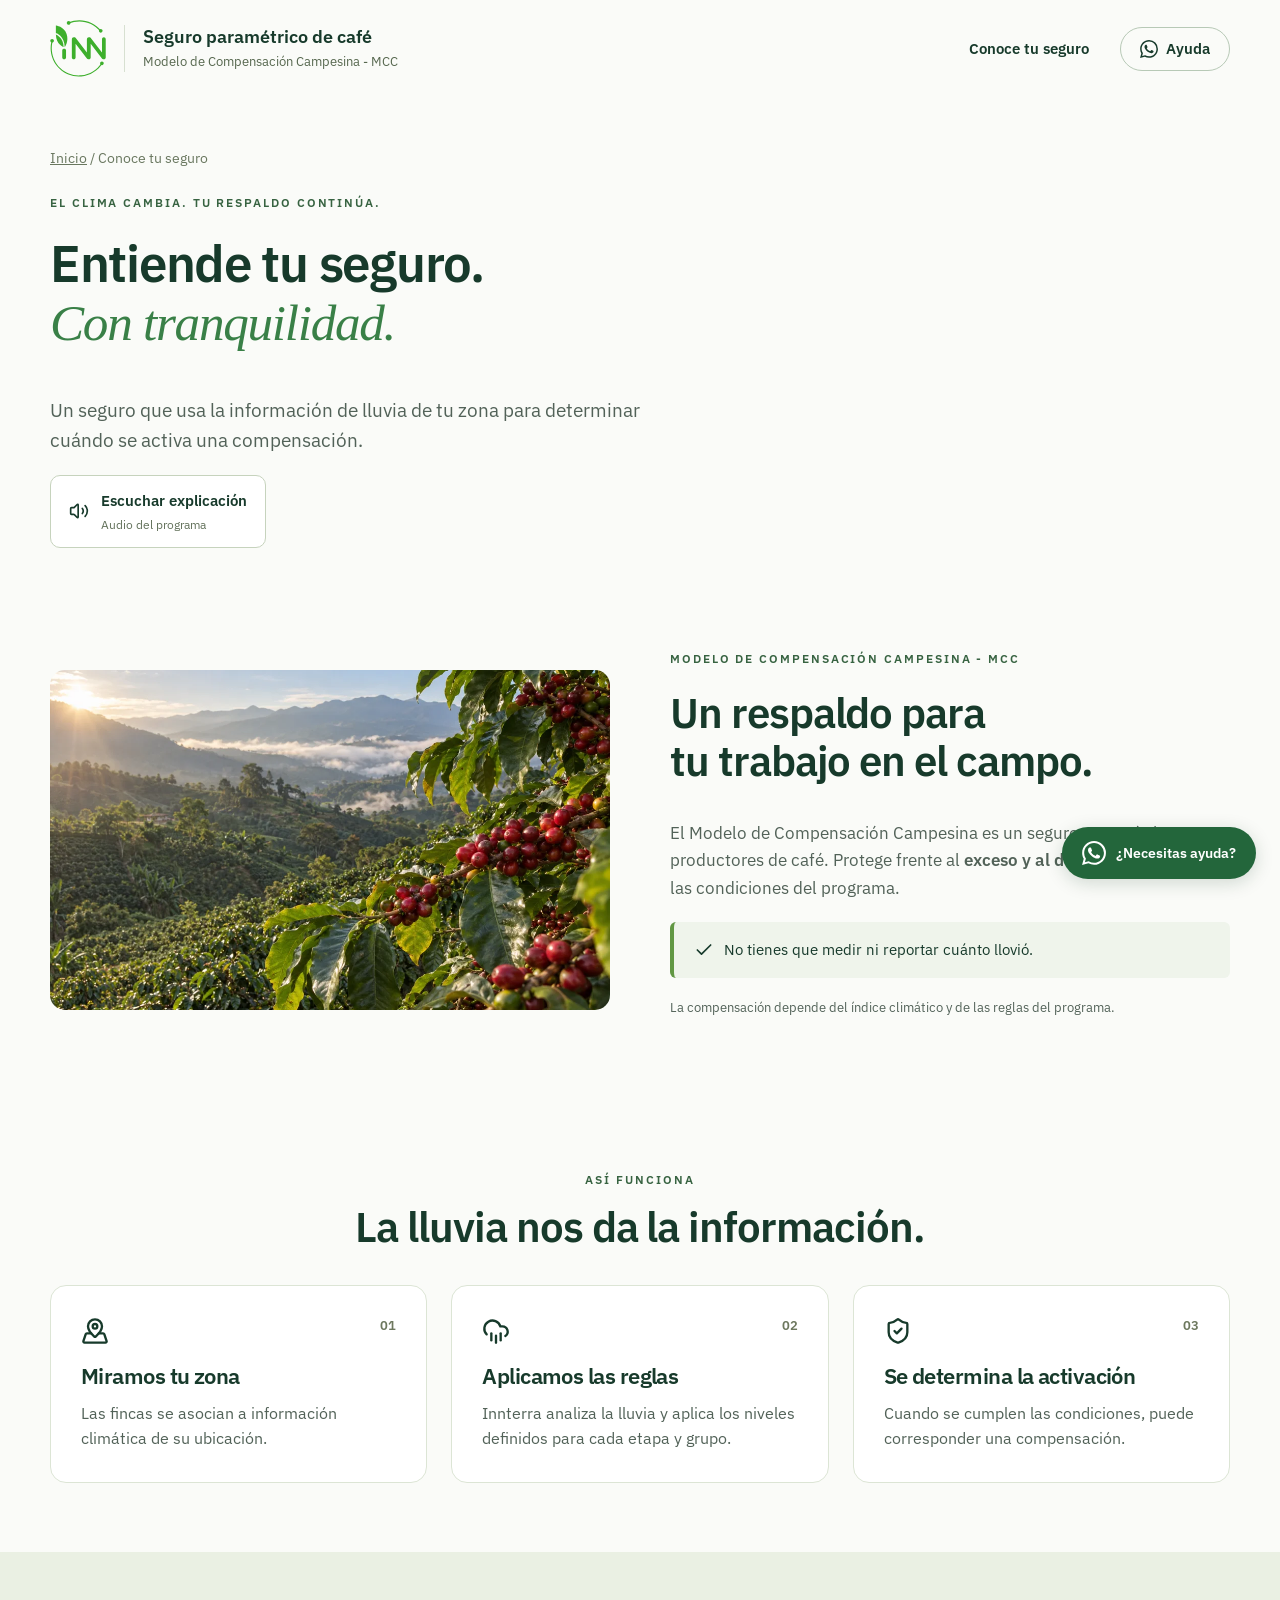
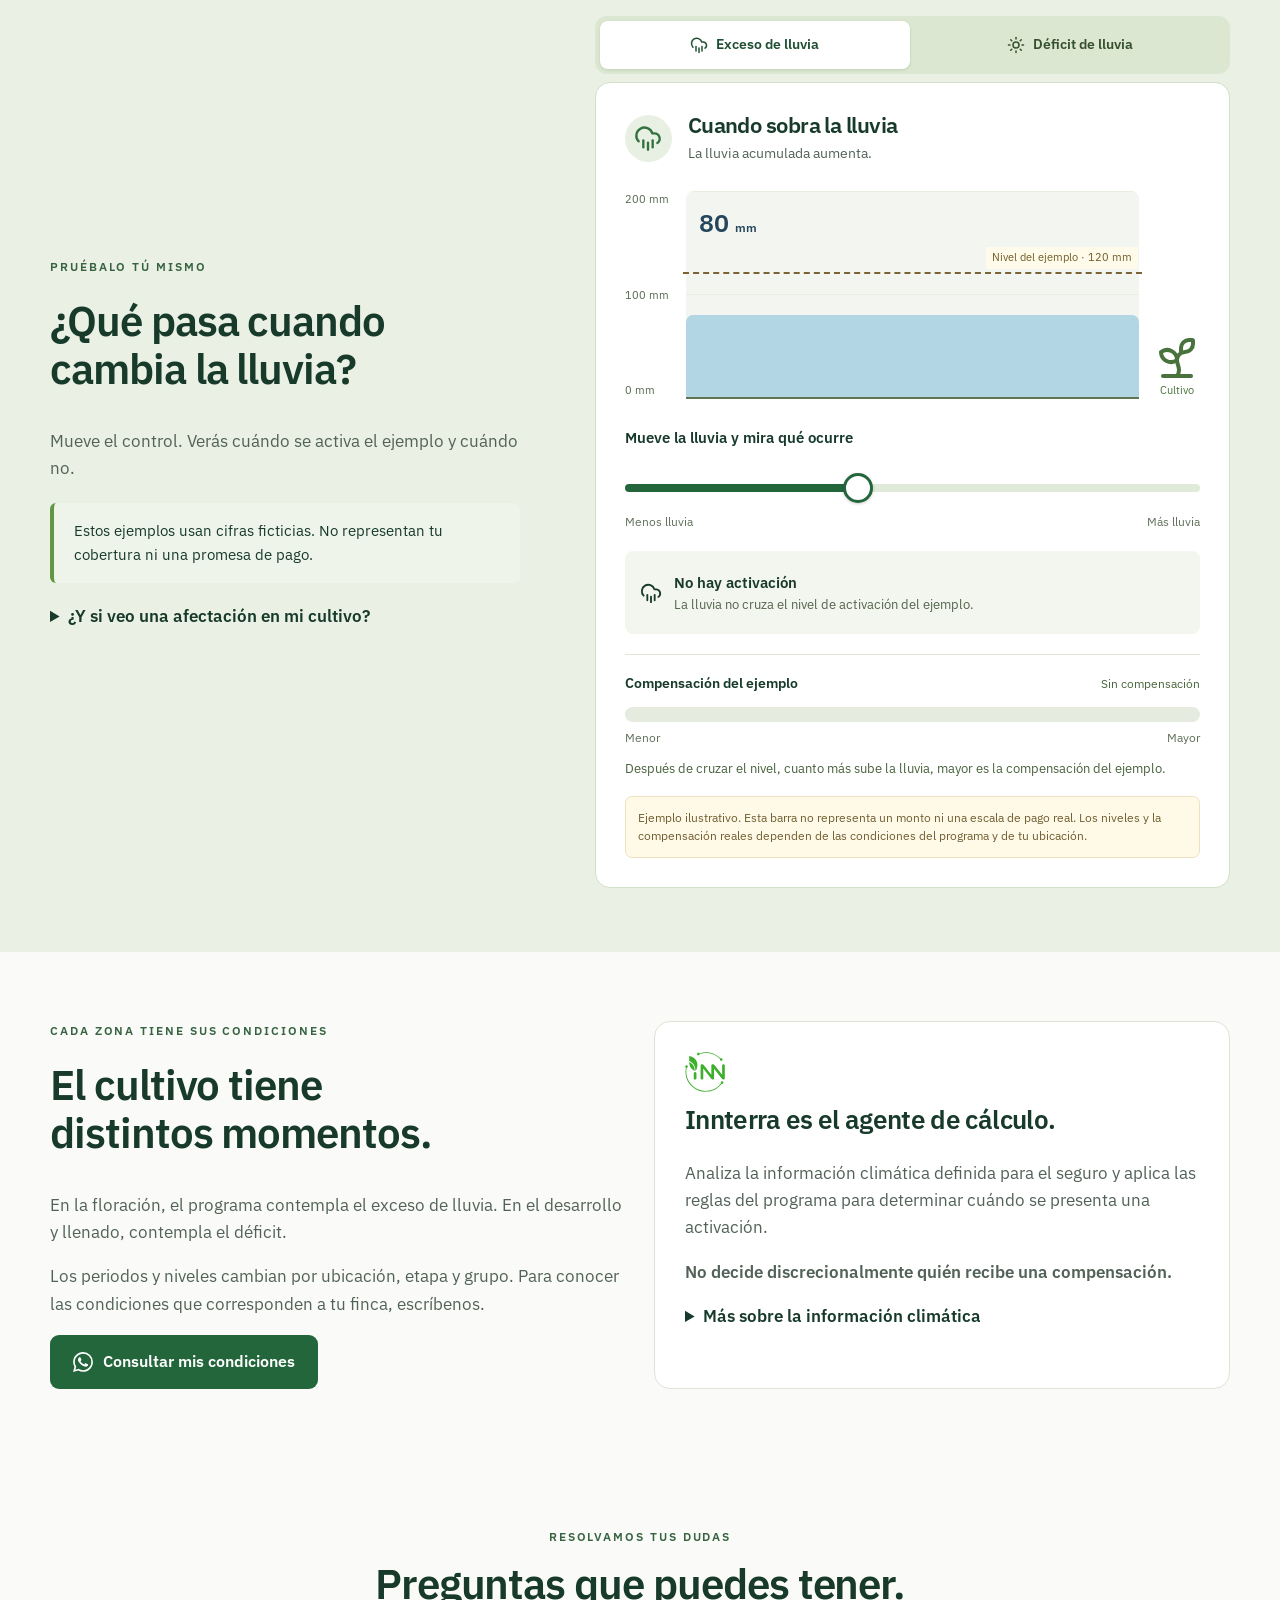
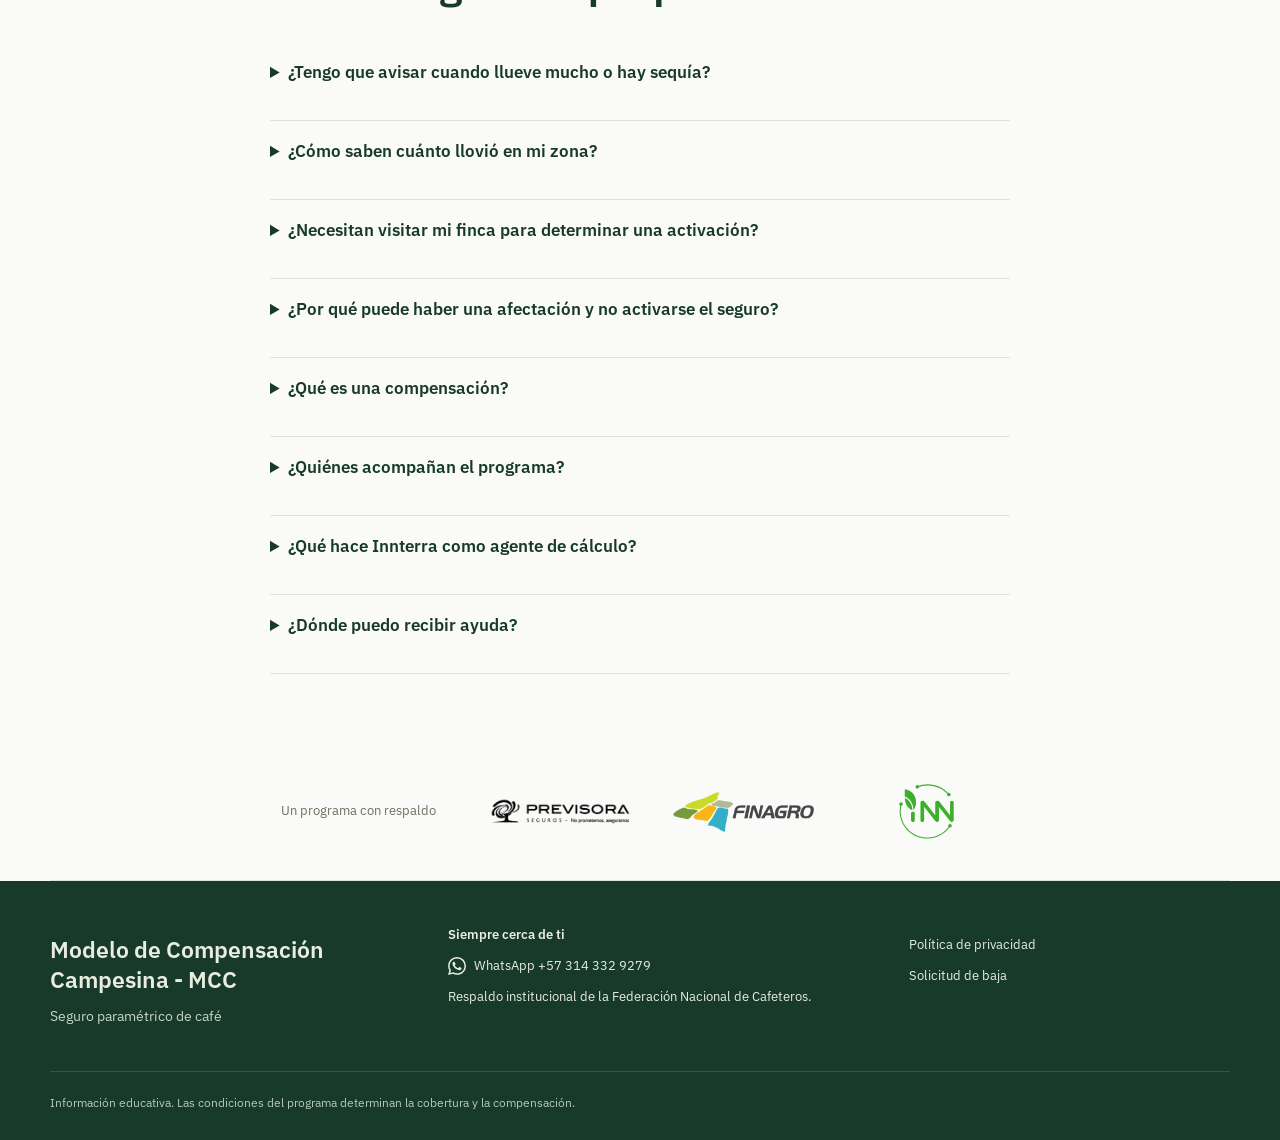
<file: seguro.html>
<!doctype html>
<html lang="es-CO">
<head>
  <meta charset="UTF-8">
  <meta name="viewport" content="width=device-width,initial-scale=1">
  <meta name="theme-color" content="#23663b">
  <meta name="description" content="Entiende cómo funciona el seguro paramétrico de café del Modelo de Compensación Campesina - MCC.">
  <link rel="icon" href="favicon.svg">
  <link rel="stylesheet" href="css/estilos.css">
  <title>Conoce tu seguro · MCC</title>
  <script src="js/seguro.js" defer></script>
</head>
<body>
  <svg width="0" height="0" style="position:absolute" aria-hidden="true">
    <symbol id="i-wa" viewBox="0 0 24 24"><path d="M17.472 14.382c-.297-.149-1.758-.867-2.03-.967-.273-.099-.471-.148-.67.15-.197.297-.767.966-.94 1.164-.173.199-.347.223-.644.075-.297-.15-1.255-.463-2.39-1.475-.883-.788-1.48-1.761-1.653-2.059-.173-.297-.018-.458.13-.606.134-.133.298-.347.446-.52.149-.174.198-.298.298-.497.099-.198.05-.371-.025-.52-.075-.149-.669-1.612-.916-2.207-.242-.579-.487-.5-.669-.51-.173-.008-.371-.01-.57-.01-.198 0-.52.074-.792.372-.272.297-1.04 1.016-1.04 2.479 0 1.462 1.065 2.875 1.213 3.074.149.198 2.096 3.2 5.077 4.487.709.306 1.262.489 1.694.625.712.227 1.36.195 1.871.118.571-.085 1.758-.719 2.006-1.413.248-.694.248-1.289.173-1.413-.074-.124-.272-.198-.57-.347m-5.421 7.403h-.004a9.87 9.87 0 01-5.031-1.378l-.361-.214-3.741.982.998-3.648-.235-.374a9.86 9.86 0 01-1.51-5.26c.001-5.45 4.436-9.884 9.888-9.884 2.64 0 5.122 1.03 6.988 2.898a9.825 9.825 0 012.893 6.994c-.003 5.45-4.437 9.884-9.885 9.884m8.413-18.297A11.815 11.815 0 0012.05 0C5.495 0 .16 5.335.157 11.892c0 2.096.547 4.142 1.588 5.945L.057 24l6.305-1.654a11.882 11.882 0 005.683 1.448h.005c6.554 0 11.89-5.335 11.893-11.893a11.821 11.821 0 00-3.48-8.413Z"/></symbol>
    <symbol id="i-cloud-rain" viewBox="0 0 24 24"><path d="M4 14.899A7 7 0 1 1 15.71 8h1.79a4.5 4.5 0 0 1 2.5 8.242"/><path d="M16 14v6"/><path d="M8 14v6"/><path d="M12 16v6"/></symbol>
    <symbol id="i-sun" viewBox="0 0 24 24"><circle cx="12" cy="12" r="4"/><path d="M12 2v2"/><path d="M12 20v2"/><path d="m4.93 4.93 1.41 1.41"/><path d="m17.66 17.66 1.41 1.41"/><path d="M2 12h2"/><path d="M20 12h2"/><path d="m6.34 17.66-1.41 1.41"/><path d="m19.07 4.93-1.41 1.41"/></symbol>
    <symbol id="i-map-pinned" viewBox="0 0 24 24"><path d="M18 8c0 3.613-3.869 7.429-5.393 8.795a1 1 0 0 1-1.214 0C9.87 15.429 6 11.613 6 8a6 6 0 0 1 12 0"/><circle cx="12" cy="8" r="2"/><path d="M8.714 14h-3.71a1 1 0 0 0-.948.683l-2.004 6A1 1 0 0 0 3 22h18a1 1 0 0 0 .948-1.316l-2-6a1 1 0 0 0-.949-.684h-3.712"/></symbol>
    <symbol id="i-shield-check" viewBox="0 0 24 24"><path d="M20 13c0 5-3.5 7.5-7.66 8.95a1 1 0 0 1-.67-.01C7.5 20.5 4 18 4 13V6a1 1 0 0 1 1-1c2 0 4.5-1.2 6.24-2.72a1.17 1.17 0 0 1 1.52 0C14.51 3.81 17 5 19 5a1 1 0 0 1 1 1z"/><path d="m9 12 2 2 4-4"/></symbol>
    <symbol id="i-check" viewBox="0 0 24 24"><path d="M20 6 9 17l-5-5"/></symbol>
    <symbol id="i-volume-2" viewBox="0 0 24 24"><path d="M11 4.702a.705.705 0 0 0-1.203-.498L6.413 7.587A1.4 1.4 0 0 1 5.416 8H3a1 1 0 0 0-1 1v6a1 1 0 0 0 1 1h2.416a1.4 1.4 0 0 1 .997.413l3.383 3.384A.705.705 0 0 0 11 19.298z"/><path d="M16 9a5 5 0 0 1 0 6"/><path d="M19.364 18.364a9 9 0 0 0 0-12.728"/></symbol>
    <symbol id="i-pause" viewBox="0 0 24 24"><rect x="14" y="3" width="5" height="18" rx="1"/><rect x="5" y="3" width="5" height="18" rx="1"/></symbol>
    <symbol id="i-circle-check-big" viewBox="0 0 24 24"><path d="M21.801 10A10 10 0 1 1 17 3.335"/><path d="m9 11 3 3L22 4"/></symbol>
    <symbol id="i-sprout" viewBox="0 0 24 24"><path d="M14 9.536V7a4 4 0 0 1 4-4h1.5a.5.5 0 0 1 .5.5V5a4 4 0 0 1-4 4 4 4 0 0 0-4 4c0 2 1 3 1 5a5 5 0 0 1-1 3"/><path d="M4 9a5 5 0 0 1 8 4 5 5 0 0 1-8-4"/><path d="M5 21h14"/></symbol>
  </svg>

  <a class="skip-link" href="#contenido">Ir al contenido</a>
  <header class="site-header wrap">
    <div class="header-identity">
      <a href="index.html" class="site-brand" aria-label="Innterra, inicio">
        <img src="assets/innterra.svg" alt="Innterra" width="56" height="57">
      </a>
      <div class="program-heading">
        <strong>Seguro paramétrico de café</strong>
        <span>Modelo de Compensación Campesina - MCC</span>
      </div>
    </div>
    <nav aria-label="Navegación principal">
      <a href="seguro.html" aria-current="page">Conoce tu seguro</a>
      <a class="nav-help" href="https://wa.me/573143329279" target="_blank" rel="noopener noreferrer">
        <svg class="icon-wa" width="18" height="18" aria-hidden="true"><use href="#i-wa"/></svg> Ayuda
      </a>
    </nav>
  </header>

  <main id="contenido">
    <section class="wrap page-intro">
      <div class="breadcrumb"><a href="index.html">Inicio</a> / Conoce tu seguro</div>
      <span class="eyebrow">EL CLIMA CAMBIA. TU RESPALDO CONTINÚA.</span>
      <h1>Entiende tu seguro.<br><em>Con tranquilidad.</em></h1>
      <p>Un seguro que usa la información de lluvia de tu zona para determinar cuándo se activa una compensación.</p>
      <div>
        <button type="button" class="audio-button" id="audio-boton" aria-pressed="false">
          <svg class="icon" width="20" height="20" aria-hidden="true"><use id="audio-icono" href="#i-volume-2"/></svg>
          <span>
            <span id="audio-texto">Escuchar explicación</span>
            <small class="audio-detail">Audio del programa</small>
          </span>
        </button>
        <audio id="audio-explicacion" src="audio/conoce-tu-seguro.mp3" preload="none"></audio>
      </div>
    </section>

    <section class="wrap section learn-overview">
      <div class="learn-photo" role="img" aria-label="Paisaje cafetero, imagen generada"></div>
      <div>
        <span class="eyebrow">MODELO DE COMPENSACIÓN CAMPESINA - MCC</span>
        <h2>Un respaldo para<br>tu trabajo en el campo.</h2>
        <p>El Modelo de Compensación Campesina es un seguro paramétrico para productores de café. Protege frente al <strong>exceso y al déficit de lluvia</strong>, según las condiciones del programa.</p>
        <div class="notice">
          <svg class="icon" width="20" height="20" aria-hidden="true"><use href="#i-check"/></svg> No tienes que medir ni reportar cuánto llovió.
        </div>
        <p class="caption">La compensación depende del índice climático y de las reglas del programa.</p>
      </div>
    </section>

    <section class="wrap section">
      <div class="section-heading">
        <span class="eyebrow">ASÍ FUNCIONA</span>
        <h2>La lluvia nos da la información.</h2>
      </div>
      <div class="three-col">
        <article class="panel">
          <span class="step-number">01</span>
          <svg class="icon" width="28" height="28" aria-hidden="true"><use href="#i-map-pinned"/></svg>
          <h3>Miramos tu zona</h3>
          <p>Las fincas se asocian a información climática de su ubicación.</p>
        </article>
        <article class="panel">
          <span class="step-number">02</span>
          <svg class="icon" width="28" height="28" aria-hidden="true"><use href="#i-cloud-rain"/></svg>
          <h3>Aplicamos las reglas</h3>
          <p>Innterra analiza la lluvia y aplica los niveles definidos para cada etapa y grupo.</p>
        </article>
        <article class="panel">
          <span class="step-number">03</span>
          <svg class="icon" width="28" height="28" aria-hidden="true"><use href="#i-shield-check"/></svg>
          <h3>Se determina la activación</h3>
          <p>Cuando se cumplen las condiciones, puede corresponder una compensación.</p>
        </article>
      </div>
    </section>

    <section class="rain-section">
      <div class="wrap rain-layout">
        <div>
          <span class="eyebrow">PRUÉBALO TÚ MISMO</span>
          <h2>¿Qué pasa cuando<br>cambia la lluvia?</h2>
          <p>Mueve el control. Verás cuándo se activa el ejemplo y cuándo no.</p>
          <div class="notice">Estos ejemplos usan cifras ficticias. No representan tu cobertura ni una promesa de pago.</div>
          <details>
            <summary>¿Y si veo una afectación en mi cultivo?</summary>
            <p>La afectación visible y el índice pueden ser diferentes. Puede haber una afectación sin activación, o una activación sin una inspección tradicional.</p>
          </details>
        </div>

        <div>
          <div class="rain-tabs" role="tablist" aria-label="Ejemplos de lluvia">
            <button type="button" role="tab" id="tab-excess" aria-controls="panel-excess" aria-selected="true">
              <svg class="icon" width="18" height="18" aria-hidden="true"><use href="#i-cloud-rain"/></svg> Exceso de lluvia
            </button>
            <button type="button" role="tab" id="tab-deficit" aria-controls="panel-deficit" aria-selected="false" tabindex="-1">
              <svg class="icon" width="18" height="18" aria-hidden="true"><use href="#i-sun"/></svg> Déficit de lluvia
            </button>
          </div>

          <div class="tab-panel" role="tabpanel" id="panel-excess" aria-labelledby="tab-excess">
            <div class="rain-example" data-kind="excess">
              <div class="rain-top">
                <div class="icon-circle"><svg class="icon" width="28" height="28" aria-hidden="true"><use href="#i-cloud-rain"/></svg></div>
                <div>
                  <h3>Cuando sobra la lluvia</h3>
                  <p>La lluvia acumulada aumenta.</p>
                </div>
              </div>
              <div class="rain-chart" role="img" data-rol="grafico">
                <div class="rain-axis"><span>200 mm</span><span>100 mm</span><span>0 mm</span></div>
                <div class="rain-bars">
                  <div class="rain-fill" data-rol="relleno"></div>
                  <div class="rain-reference" style="bottom:60%"><span>Nivel del ejemplo · 120 mm</span></div>
                  <div class="rain-value"><span data-rol="valor">80</span> <small>mm</small></div>
                </div>
                <div class="crop-marker">
                  <svg class="icon" width="48" height="48" aria-hidden="true"><use href="#i-sprout"/></svg>
                  <span>Cultivo</span>
                </div>
              </div>
              <label class="slider-label" for="lluvia-excess">Mueve la lluvia y mira qué ocurre</label>
              <input class="rain-slider" id="lluvia-excess" type="range" min="0" max="200" step="5" value="80">
              <div class="slider-ends"><span>Menos lluvia</span><span>Más lluvia</span></div>
              <div class="rain-status" role="status" data-rol="estado">
                <svg class="icon" width="22" height="22" aria-hidden="true"><use data-rol="estado-icono" href="#i-cloud-rain"/></svg>
                <span><strong data-rol="estado-titulo">No hay activación</strong><small data-rol="estado-detalle">La lluvia no cruza el nivel de activación del ejemplo.</small></span>
              </div>
              <div class="compensation-example">
                <div class="compensation-heading">
                  <strong>Compensación del ejemplo</strong>
                  <span data-rol="compensacion-texto">Sin compensación</span>
                </div>
                <div class="compensation-meter" role="progressbar" aria-label="Compensación ilustrativa" aria-valuemin="0" aria-valuemax="100" aria-valuenow="0" data-rol="medidor">
                  <span style="width:0%" data-rol="medidor-barra"></span>
                </div>
                <div class="compensation-ends"><span>Menor</span><span>Mayor</span></div>
                <p>Después de cruzar el nivel, cuanto más sube la lluvia, mayor es la compensación del ejemplo.</p>
              </div>
              <div class="example-notice">Ejemplo ilustrativo. Esta barra no representa un monto ni una escala de pago real. Los niveles y la compensación reales dependen de las condiciones del programa y de tu ubicación.</div>
            </div>
          </div>

          <div class="tab-panel" role="tabpanel" id="panel-deficit" aria-labelledby="tab-deficit" hidden>
            <div class="rain-example" data-kind="deficit">
              <div class="rain-top">
                <div class="icon-circle"><svg class="icon" width="28" height="28" aria-hidden="true"><use href="#i-sun"/></svg></div>
                <div>
                  <h3>Cuando falta la lluvia</h3>
                  <p>La lluvia acumulada disminuye.</p>
                </div>
              </div>
              <div class="rain-chart" role="img" data-rol="grafico">
                <div class="rain-axis"><span>200 mm</span><span>100 mm</span><span>0 mm</span></div>
                <div class="rain-bars">
                  <div class="rain-fill" data-rol="relleno"></div>
                  <div class="rain-reference" style="bottom:20%"><span>Nivel del ejemplo · 40 mm</span></div>
                  <div class="rain-value"><span data-rol="valor">90</span> <small>mm</small></div>
                </div>
                <div class="crop-marker">
                  <svg class="icon" width="48" height="48" aria-hidden="true"><use href="#i-sprout"/></svg>
                  <span>Cultivo</span>
                </div>
              </div>
              <label class="slider-label" for="lluvia-deficit">Mueve la lluvia y mira qué ocurre</label>
              <input class="rain-slider" id="lluvia-deficit" type="range" min="0" max="200" step="5" value="90">
              <div class="slider-ends"><span>Menos lluvia</span><span>Más lluvia</span></div>
              <div class="rain-status" role="status" data-rol="estado">
                <svg class="icon" width="22" height="22" aria-hidden="true"><use data-rol="estado-icono" href="#i-cloud-rain"/></svg>
                <span><strong data-rol="estado-titulo">No hay activación</strong><small data-rol="estado-detalle">La lluvia no cruza el nivel de activación del ejemplo.</small></span>
              </div>
              <div class="compensation-example">
                <div class="compensation-heading">
                  <strong>Compensación del ejemplo</strong>
                  <span data-rol="compensacion-texto">Sin compensación</span>
                </div>
                <div class="compensation-meter" role="progressbar" aria-label="Compensación ilustrativa" aria-valuemin="0" aria-valuemax="100" aria-valuenow="0" data-rol="medidor">
                  <span style="width:0%" data-rol="medidor-barra"></span>
                </div>
                <div class="compensation-ends"><span>Menor</span><span>Mayor</span></div>
                <p>Después de cruzar el nivel, cuanto más baja la lluvia, mayor es la compensación del ejemplo.</p>
              </div>
              <div class="example-notice">Ejemplo ilustrativo. Esta barra no representa un monto ni una escala de pago real. Los niveles y la compensación reales dependen de las condiciones del programa y de tu ubicación.</div>
            </div>
          </div>
        </div>
      </div>
    </section>

    <section class="wrap section two-col">
      <div>
        <span class="eyebrow">CADA ZONA TIENE SUS CONDICIONES</span>
        <h2>El cultivo tiene<br>distintos momentos.</h2>
        <p>En la floración, el programa contempla el exceso de lluvia. En el desarrollo y llenado, contempla el déficit.</p>
        <p>Los periodos y niveles cambian por ubicación, etapa y grupo. Para conocer las condiciones que corresponden a tu finca, escríbenos.</p>
        <a class="button primary" href="https://wa.me/573143329279" target="_blank" rel="noopener noreferrer">
          <svg class="icon-wa" width="20" height="20" aria-hidden="true"><use href="#i-wa"/></svg> Consultar mis condiciones
        </a>
      </div>
      <div class="panel">
        <img class="calculation-agent-logo" src="assets/innterra.svg" alt="Innterra" width="40" height="40">
        <h3>Innterra es el agente de cálculo.</h3>
        <p>Analiza la información climática definida para el seguro y aplica las reglas del programa para determinar cuándo se presenta una activación.</p>
        <p><strong>No decide discrecionalmente quién recibe una compensación.</strong></p>
        <details>
          <summary>Más sobre la información climática</summary>
          <p>El programa utiliza CHIRPS, una fuente especializada que combina información de satélites y estaciones meteorológicas para estimar la lluvia. Los datos se agrupan según la ubicación de las fincas.</p>
        </details>
      </div>
    </section>

    <section class="wrap section">
      <div class="section-heading">
        <span class="eyebrow">RESOLVAMOS TUS DUDAS</span>
        <h2>Preguntas que puedes tener.</h2>
      </div>
      <div class="faq narrow" style="margin:auto">
        <details>
          <summary>¿Tengo que avisar cuando llueve mucho o hay sequía?</summary>
          <p>No necesitas reportar personalmente la lluvia ni la sequía. El cálculo utiliza información climática especializada de tu zona.</p>
        </details>
        <details>
          <summary>¿Cómo saben cuánto llovió en mi zona?</summary>
          <p>El programa usa información climática de fuentes especializadas. Esa información se asocia a la ubicación de las fincas y se analiza por grupos de la región.</p>
        </details>
        <details>
          <summary>¿Necesitan visitar mi finca para determinar una activación?</summary>
          <p>La activación se determina con información climática y las reglas del programa. No depende de una inspección posterior de los daños de tu cultivo.</p>
        </details>
        <details>
          <summary>¿Por qué puede haber una afectación y no activarse el seguro?</summary>
          <p>La afectación que ves en la finca puede ser distinta a lo que mide el índice de lluvia de tu grupo. Si ese índice no supera el nivel definido, el seguro no se activa, aunque exista una afectación visible.</p>
        </details>
        <details>
          <summary>¿Qué es una compensación?</summary>
          <p>Es el valor que puede corresponder cuando se cumplen las condiciones de activación del programa. Los ejemplos de esta página no representan un pago personal ni prometen una compensación.</p>
        </details>
        <details>
          <summary>¿Quiénes acompañan el programa?</summary>
          <p>La Previsora es la aseguradora. FINAGRO apoya la financiación mediante el Incentivo al Seguro Agropecuario. La Federación Nacional de Cafeteros brinda respaldo institucional. Innterra opera la tecnología y el cálculo climático.</p>
        </details>
        <details>
          <summary>¿Qué hace Innterra como agente de cálculo?</summary>
          <p>Innterra analiza la información climática definida para el seguro y aplica las reglas del programa. No decide discrecionalmente quién recibe una compensación.</p>
        </details>
        <details>
          <summary>¿Dónde puedo recibir ayuda?</summary>
          <p>Puedes escribir al WhatsApp oficial: +57 314 332 9279. También puedes hacerlo si tus datos no coinciden.</p>
          <a class="button primary" href="https://wa.me/573143329279" target="_blank" rel="noopener noreferrer">
            <svg class="icon-wa" width="20" height="20" aria-hidden="true"><use href="#i-wa"/></svg> Abrir WhatsApp
          </a>
        </details>
      </div>
    </section>

    <section class="brands wrap" aria-label="Instituciones del programa">
      <span>Un programa con respaldo</span>
      <div class="brand-row">
        <img src="assets/previsora.webp" alt="La Previsora" width="158" height="75">
        <img src="assets/finagro.webp" alt="FINAGRO" width="171" height="58">
        <img src="assets/innterra.svg" alt="Innterra" width="156" height="54">
      </div>
    </section>
  </main>

  <footer class="site-footer">
    <div class="wrap footer-grid">
      <div>
        <span class="footer-title">Modelo de Compensación Campesina - MCC</span>
        <p>Seguro paramétrico de café</p>
      </div>
      <div>
        <strong>Siempre cerca de ti</strong>
        <a class="footer-whatsapp" href="https://wa.me/573143329279" target="_blank" rel="noopener noreferrer">
          <svg class="icon-wa" width="18" height="18" aria-hidden="true"><use href="#i-wa"/></svg> WhatsApp +57 314 332 9279
        </a>
        <span>Respaldo institucional de la Federación Nacional de Cafeteros.</span>
      </div>
      <div>
        <a href="privacidad.html">Política de privacidad</a>
        <a href="baja.html">Solicitud de baja</a>
      </div>
    </div>
    <div class="wrap footer-bottom">
      Información educativa. Las condiciones del programa determinan la cobertura y la compensación.
    </div>
  </footer>

  <a class="floating-help" href="https://wa.me/573143329279" target="_blank" rel="noopener noreferrer" aria-label="Recibir ayuda por WhatsApp">
    <svg class="icon-wa" width="24" height="24" aria-hidden="true"><use href="#i-wa"/></svg>
    <span>¿Necesitas ayuda?</span>
  </a>
</body>
</html>
</file>
<file: css/estilos.css>
/*
 * Estilos del sitio estático de Mercy (MCC).
 * Copiados de MCC (app/globals.css) sin Tailwind ni las partes de
 * autodeclaración/administración, con rutas relativas para GitHub Pages.
 * Agregados al final: pestañas y control de lluvia sin React, íconos SVG
 * en línea y el formato de las páginas de privacidad y baja.
 */

@font-face{font-family:'IBM Plex Sans';font-style:normal;font-weight:400;font-display:swap;src:url('../fonts/ibm-plex-sans-latin-400-normal.woff2') format('woff2')}
@font-face{font-family:'IBM Plex Sans';font-style:normal;font-weight:600 800;font-display:swap;src:url('../fonts/ibm-plex-sans-latin-600-normal.woff2') format('woff2')}

/* ---- Base ---- */
*{box-sizing:border-box}
body{margin:0;font-family:'IBM Plex Sans',Arial,Helvetica,sans-serif;font-size:17px;line-height:1.6;color:#173a2b;background:#fafbf8}
h1,h2,h3,p{margin-top:0}
a{text-decoration:none;color:inherit}
button,input,select{font:inherit}
button,a,input,select,summary{touch-action:manipulation}
button{cursor:pointer}
a:focus-visible,button:focus-visible,input:focus-visible,select:focus-visible,summary:focus-visible{outline:3px solid #b27812;outline-offset:4px}
h1,h2,h3{line-height:1.14;letter-spacing:-.025em}
h1{font-size:clamp(2.6rem,5vw,4.7rem)}
h2{font-size:clamp(1.9rem,3.3vw,2.8rem)}
h3{font-size:1.65rem}
p{color:#526258}
img{max-width:100%}
.wrap{width:min(1180px,calc(100% - 64px));margin-inline:auto}

/* ---- Íconos (lucide y WhatsApp en línea) ---- */
.icon{display:inline-block;flex-shrink:0;vertical-align:middle;fill:none;stroke:currentColor;stroke-width:2;stroke-linecap:round;stroke-linejoin:round}
.icon-wa{display:inline-block;flex-shrink:0;vertical-align:middle;fill:currentColor}

/* ---- Encabezado ---- */
.site-header{min-height:97px;display:flex;align-items:center;justify-content:space-between;gap:20px}
.header-identity{display:flex;align-items:center;gap:18px;min-width:0}
.site-brand{display:flex;align-items:center;gap:12px;flex-shrink:0}
.site-brand img{display:block;width:56px;height:57px;object-fit:contain}
.program-heading{border-left:1px solid #d7e0d1;padding-left:18px;max-width:350px}
.program-heading strong{display:block;font-size:18px;line-height:1.3;letter-spacing:0}
.program-heading span{display:block;font-size:13px;line-height:1.45;color:#56674e;margin-top:5px}
.site-header nav{display:flex;gap:31px;align-items:center;font-size:15px;font-weight:600;flex-shrink:0}
.site-header nav a{min-height:44px;display:flex;align-items:center}
.site-header .nav-help{gap:8px;border:1px solid #b7c9b6;border-radius:30px;padding:7px 19px}
.skip-link{position:absolute;top:-100px;left:20px;background:white;z-index:100;padding:15px}
.skip-link:focus{top:10px}

/* ---- Portada ---- */
.home-hero{max-width:1440px;margin:auto;display:grid;grid-template-columns:1fr 1fr;background:#e9f0e3;min-height:546px}
.hero-copy{padding:65px 52px 40px max(32px,calc((100vw - 1180px)/2));align-self:center}
.eyebrow{display:block;font-size:12px;font-weight:700;letter-spacing:.16em;color:#376341;margin-bottom:21px}
h1 em{font-family:Georgia,serif;font-weight:400;color:#398047}
.hero-copy p{font-size:19px;max-width:410px;margin-bottom:29px}
.hero-actions{display:flex;flex-wrap:wrap;gap:12px}
.hero-caption{display:block;font-size:13px;color:#586e51;margin-top:23px}
.hero-image{background:#739058 url('../assets/coffee-hero.webp') center center/cover;position:relative;min-height:300px}
.photo-note{position:absolute;bottom:27px;left:27px;right:27px;width:fit-content;border:1px solid #ffffff66;background:#ffffffeb;display:flex;gap:14px;align-items:center;padding:15px 21px;border-radius:12px;font-size:14px;line-height:1.5}

/* ---- Botones ---- */
.button{border:1px solid transparent;display:inline-flex;justify-content:center;align-items:center;gap:10px;min-height:54px;padding:13px 22px;border-radius:9px;font-size:16px;font-weight:700;line-height:1.3;text-align:center}
.primary{background:#23663b;color:#fff}
.primary:hover{background:#184a2a}
.light{background:#fff;border-color:#c7d3c0}
.light:hover{background:#f3f7ef}

/* ---- Instituciones ---- */
.brands{display:flex;align-items:center;justify-content:center;gap:52px;min-height:138px;border-bottom:1px solid #dfe5da}
.brands>span{font-size:13px;color:#68725f}
.brand-row{display:flex;gap:38px;align-items:center}
.brand-row img{object-fit:contain;width:145px;height:55px;max-height:55px}

/* ---- Secciones y tarjetas ---- */
.section{padding-block:69px}
.section-heading{text-align:center;max-width:680px;margin:0 auto 34px}
.section-heading .eyebrow{margin-bottom:14px}
.section-heading h2{margin-bottom:16px}
.route-cards{display:grid;grid-template-columns:1fr 1fr;gap:25px;max-width:970px;margin:auto}
.insurance-entry{grid-template-columns:1fr;max-width:730px}
.insurance-entry .route-card p{max-width:100%}
.route-card{display:block;background:#fff;border:1px solid #dce5d5;border-radius:17px;padding:33px;transition:box-shadow .15s}
.route-card:hover{box-shadow:0 8px 24px #173a2b0d}
.route-card p{font-size:16px;max-width:365px;margin-bottom:21px}
.icon-circle{width:60px;height:60px;border-radius:50%;background:#e8f0e3;color:#32723f;display:grid;place-items:center;margin-bottom:23px}
.tag{font-size:11px;letter-spacing:.12em;color:#627057;display:block;margin-bottom:9px;font-weight:bold}
.card-link{font-size:15px;font-weight:700;color:#23663b;display:block;border-top:1px solid #e4eadf;padding-top:18px}
.support-band{border-radius:16px;background:#eaf0e4;padding:31px 38px;margin-bottom:67px;display:flex;align-items:center;justify-content:space-between;gap:30px}
.support-band h2{font-size:24px;margin:12px 0}
.support-band p{max-width:630px;margin:0;font-size:16px}
.page-intro{padding:50px 0 32px}
.page-intro h1{font-size:clamp(2.3rem,4vw,3.7rem);max-width:720px}
.page-intro p{max-width:620px;font-size:19px}
.breadcrumb{font-size:14px;margin-bottom:24px;color:#69775f}
.breadcrumb a{text-decoration:underline}
.narrow{max-width:740px}
.panel{background:white;border:1px solid #dce5d5;border-radius:16px;padding:30px}
.notice{background:#eff4eb;border-left:4px solid #619743;border-radius:6px;padding:16px 20px;margin:20px 0;font-size:15px}
.faq details{border-bottom:1px solid #dce3d5;padding:17px 0}
.faq summary{font-weight:600;min-height:44px;cursor:pointer}
.faq details p{margin:12px 0;max-width:740px;font-size:16px}
.two-col{display:grid;grid-template-columns:1fr 1fr;gap:28px}
.three-col{display:grid;grid-template-columns:repeat(3,1fr);gap:24px}
.caption{font-size:13px}
.text-link{text-decoration:underline;color:#23663b;overflow-wrap:anywhere}
details summary{cursor:pointer;min-height:44px;font-weight:600}
details p{margin:12px 0;font-size:16px}

/* ---- Conoce tu seguro ---- */
.audio-button{display:flex;align-items:center;gap:12px;border:1px solid #c6d3bd;background:#fff;border-radius:10px;padding:13px 18px;min-height:54px;font-weight:600;font-size:15px;color:inherit;text-align:left}
.audio-button:disabled{opacity:.55;cursor:not-allowed}
.audio-detail{display:block;font-size:12px;margin-top:2px;font-weight:400;color:#63725b}
.learn-overview{display:grid;grid-template-columns:1fr 1fr;align-items:center;gap:60px}
.learn-photo{height:340px;border-radius:15px;background:url('../assets/coffee-hero.webp') center/cover}
.learn-overview .notice{display:flex;gap:10px;align-items:center}
.three-col .panel h3{font-size:22px;margin:18px 0 13px}
.three-col .panel p{font-size:16px;margin-bottom:0}
.step-number{float:right;font-size:13px;font-weight:bold;color:#6d785e}
.calculation-agent-logo{display:block;width:40px;height:40px;object-fit:contain;margin-bottom:12px}

.rain-section{background:#eaf0e3;padding:64px 0}
.rain-layout{display:grid;grid-template-columns:.85fr 1.15fr;gap:75px;align-items:center}
.rain-tabs{display:flex;width:100%;gap:4px;padding:5px;background:#dbe7d0;border-radius:12px}
.rain-tabs button{flex:1;display:inline-flex;align-items:center;justify-content:center;gap:8px;min-height:48px;padding:6px 10px;border:0;border-radius:8px;background:transparent;color:#36502e;font-size:14px;font-weight:600;white-space:normal;line-height:1.25}
.rain-tabs button[aria-selected=true]{background:white;color:#1f4f32;box-shadow:0 1px 3px #173a2b1f}
.tab-panel{margin-top:8px}
.tab-panel[hidden]{display:none}
.rain-example{background:white;border:1px solid #d3dfc8;border-radius:15px;padding:29px}
.rain-top{display:flex;gap:16px;align-items:center}
.rain-top .icon-circle{margin:0;width:47px;height:47px;flex-shrink:0}
.rain-top h3{font-size:22px;margin:0 0 5px}
.rain-top p{font-size:14px;margin:0}
.rain-chart{display:flex;height:208px;gap:15px;align-items:stretch;margin:27px 0}
.rain-axis{display:flex;flex-direction:column;justify-content:space-between;font-size:11px;color:#53664c;width:46px;flex-shrink:0}
.rain-bars{position:relative;flex:1;border-bottom:2px solid #5c7751;background:repeating-linear-gradient(to top,#f3f6f0 0,#f3f6f0 49.5%,#dbe7d3 50%);border-radius:8px 8px 0 0;overflow:visible}
.rain-fill{position:absolute;bottom:0;left:0;right:0;background:#b3d6e5;border-radius:7px 7px 0 0;transition:height .1s}
.rain-reference{position:absolute;left:-3px;right:-3px;border-top:2px dashed #7a6334;z-index:2}
.rain-reference span{position:absolute;right:4px;bottom:5px;background:#fffcebe6;padding:2px 6px;font-size:11px;white-space:nowrap;color:#705a25}
.rain-value{position:absolute;top:12px;left:13px;font-weight:bold;font-size:25px;color:#24455c}
.rain-value small{font-size:12px}
.crop-marker{display:flex;flex-direction:column;justify-content:flex-end;align-items:center;color:#49733c;font-size:11px;width:46px}
.slider-label{font-size:15px;font-weight:bold;display:block;margin-bottom:18px}

/* Control de lluvia: input range nativo con el aspecto del slider de MCC */
.rain-slider{--pct:40%;-webkit-appearance:none;appearance:none;display:block;width:100%;height:40px;margin:0;background:transparent;cursor:pointer}
.rain-slider::-webkit-slider-runnable-track{height:8px;border-radius:8px;background:linear-gradient(to right,#23663b var(--pct),#e0ead8 var(--pct))}
.rain-slider::-moz-range-track{height:8px;border-radius:8px;background:#e0ead8}
.rain-slider::-moz-range-progress{height:8px;border-radius:8px;background:#23663b}
.rain-slider::-webkit-slider-thumb{-webkit-appearance:none;appearance:none;width:30px;height:30px;margin-top:-11px;border-radius:50%;background:white;border:3px solid #23663b;box-shadow:0 1px 3px #0003}
.rain-slider::-moz-range-thumb{width:24px;height:24px;border-radius:50%;background:white;border:3px solid #23663b;box-shadow:0 1px 3px #0003}
.rain-slider:focus-visible{outline:3px solid #b27812;outline-offset:4px}

.slider-ends{display:flex;justify-content:space-between;font-size:12px;color:#61705a;margin:4px 0 20px}
.rain-status{padding:15px;display:flex;gap:12px;align-items:center;background:#f3f5ef;border-radius:8px;min-height:83px;font-size:15px}
.rain-status.is-active{background:#e6f1df}
.rain-status small{display:block;font-size:13px;color:#53644c}
.compensation-example{margin-top:20px;padding-top:17px;border-top:1px solid #dfe7d7}
.compensation-heading{display:flex;align-items:baseline;justify-content:space-between;gap:12px;font-size:14px}
.compensation-heading>span{font-size:12px;color:#48663c;text-align:right}
.compensation-meter{height:15px;margin-top:12px;background:#e5ebdf;border-radius:8px;overflow:hidden}
.compensation-meter>span{display:block;height:100%;background:#398047;border-radius:8px;transition:width .15s}
.compensation-ends{display:flex;justify-content:space-between;font-size:12px;color:#61705a;margin-top:6px}
.compensation-example p{font-size:13px;line-height:1.5;margin:12px 0 0;color:#48613d}
.example-notice{font-size:12px;line-height:1.5;background:#fff9e8;border:1px solid #eee1bf;border-radius:7px;padding:12px;margin-top:17px;color:#715e31}

/* ---- Privacidad y baja ---- */
.legal h2{font-size:1.45rem;margin:34px 0 12px;letter-spacing:-.01em}
.legal h2:first-child{margin-top:0}
.legal h3{font-size:1.12rem;margin:22px 0 8px;letter-spacing:0}
.legal p,.legal li{font-size:16px;color:#526258}
.legal ul{padding-left:22px;margin:0 0 14px}
.legal li{margin:6px 0}
.legal li strong,.legal p strong{color:#244a32}
.legal .plain-list{list-style:none;padding-left:0}
.legal .highlight-box{border:2px solid #23663b;border-radius:12px;padding:22px;margin:20px 0}
.legal .highlight-box h3{margin-top:0;color:#23663b}
.legal .quote{background:#eff4eb;border-radius:6px;padding:12px 14px;font-family:ui-monospace,Consolas,monospace;font-size:14px}
.legal-intro{margin-bottom:24px}
.legal-actions{display:flex;flex-wrap:wrap;gap:12px;margin-top:30px}

/* ---- Pie de página ---- */
.site-footer{background:#183a2b;color:#e8eddf;padding:44px 0 27px}
.footer-grid{display:grid;grid-template-columns:1.1fr 1.3fr 1fr;gap:45px;font-size:13px}
.footer-grid a,.footer-grid span{display:block;margin:10px 0}
.footer-grid a:hover{text-decoration:underline}
.footer-grid p{color:#c8d4c3;font-size:14px}
.footer-grid a.footer-whatsapp{display:flex;align-items:center;gap:8px}
.footer-title{font-size:23px;line-height:1.3;font-weight:700}
.footer-bottom{border-top:1px solid #ffffff22;margin-top:30px;padding-top:21px;font-size:12px;color:#b7c9b6}
.floating-help{position:fixed;z-index:40;bottom:21px;right:24px;background:#23663b;color:white;display:flex;align-items:center;gap:10px;min-height:52px;padding:11px 20px;border-radius:28px;box-shadow:0 4px 18px #0b371e2c;font-size:14px;font-weight:bold}

/* ---- Adaptación a pantallas ---- */
@media(max-width:900px){
  .hero-copy{padding:38px 28px}
  .hero-actions{flex-direction:column;align-items:flex-start}
  .brands{gap:20px}
  .brand-row{gap:25px}
  .footer-grid{gap:25px}
  .three-col{grid-template-columns:1fr}
  .support-band{flex-direction:column;align-items:flex-start}
  .rain-layout{gap:35px}
  .learn-overview{gap:30px}
  .site-header{flex-wrap:wrap;padding-block:18px}
  .site-header nav{gap:20px}
  .program-heading{max-width:340px}
  .header-identity{flex:1 0 65%}
}
@media(max-width:600px){
  .wrap{width:calc(100% - 32px)}
  .site-header{min-height:112px;padding:17px 0;gap:13px}
  .header-identity{flex-basis:100%;gap:13px}
  .site-brand img{width:44px;height:45px}
  .program-heading{padding-left:13px;flex:1;max-width:none}
  .program-heading strong{font-size:16px}
  .program-heading span{font-size:12px}
  .site-header nav{width:100%;justify-content:space-between;gap:8px;font-size:14px;align-items:stretch}
  .site-header nav a{min-height:44px;line-height:1.3}
  .site-header nav>a:first-child{flex:1}
  .site-header .nav-help{font-size:13px;white-space:nowrap;flex:0 0 auto;padding:5px 11px}
  .home-hero{grid-template-columns:1fr}
  .hero-copy{padding:36px 23px 28px}
  .hero-copy h1{font-size:2.9rem}
  .hero-copy p{font-size:17px}
  .hero-actions{flex-direction:row;align-items:stretch}
  .hero-actions .button{flex:1;font-size:14px;padding:12px 11px}
  .hero-actions .button svg{display:none}
  .hero-image{min-height:248px;background-position:center 50%}
  .photo-note{bottom:16px;left:18px;padding:10px 14px;font-size:12px}
  .brands{flex-direction:column;gap:12px;padding:24px 0;min-height:120px}
  .brand-row{width:100%;gap:12px;justify-content:space-between}
  .brand-row img{width:29%;height:42px;max-width:29%;max-height:42px}
  .section{padding-block:42px}
  .section-heading{text-align:left}
  .route-cards,.two-col{grid-template-columns:1fr}
  .route-card{padding:25px}
  .route-card h3{font-size:1.5rem}
  .support-band{padding:26px;margin-bottom:42px}
  .support-band .button{width:100%}
  .footer-grid{grid-template-columns:1fr;gap:18px}
  .site-footer{padding-bottom:90px}
  .floating-help{right:14px;bottom:14px;padding:11px 15px;font-size:12px}
  .page-intro{padding-top:28px}
  .page-intro h1{font-size:2.3rem}
  .page-intro p{font-size:17px}
  .page-intro .audio-button{width:fit-content}
  .panel{padding:22px}
  .notice{padding:13px;font-size:14px}
  .learn-overview,.rain-layout{grid-template-columns:1fr}
  .learn-photo{height:230px}
  .rain-section{padding:40px 0}
  .rain-example{padding:21px}
  .rain-tabs button{font-size:12px;gap:6px}
  .rain-reference span{font-size:10px}
  .rain-top h3{font-size:20px}
  .rain-top p{font-size:13px}
  .rain-chart{height:180px}
  .rain-axis{width:39px}
  .crop-marker{width:33px}
  .rain-layout{gap:25px}
  .compensation-heading{align-items:flex-start}
  .compensation-heading strong{max-width:155px}
  .legal-actions .button{width:100%}
}
@media(prefers-reduced-motion:reduce){*{scroll-behavior:auto!important;transition:none!important}}
</file>
